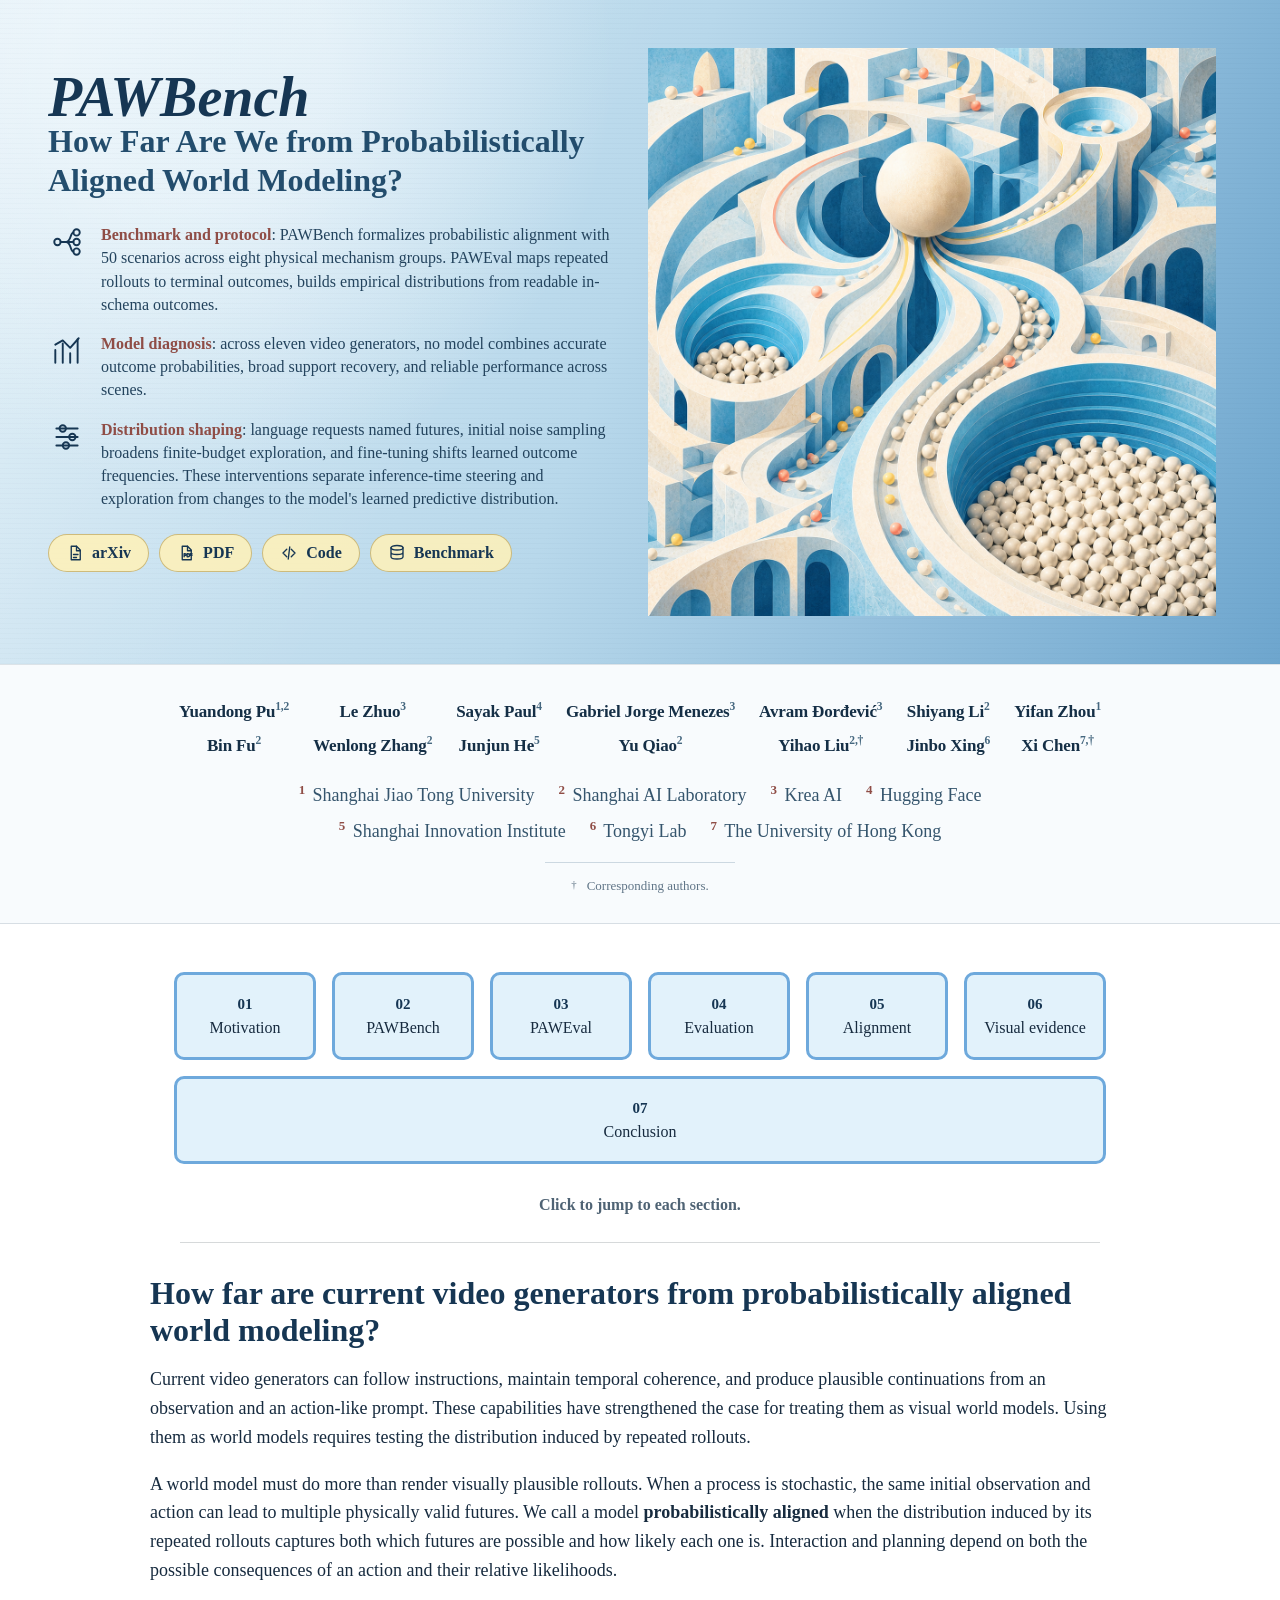
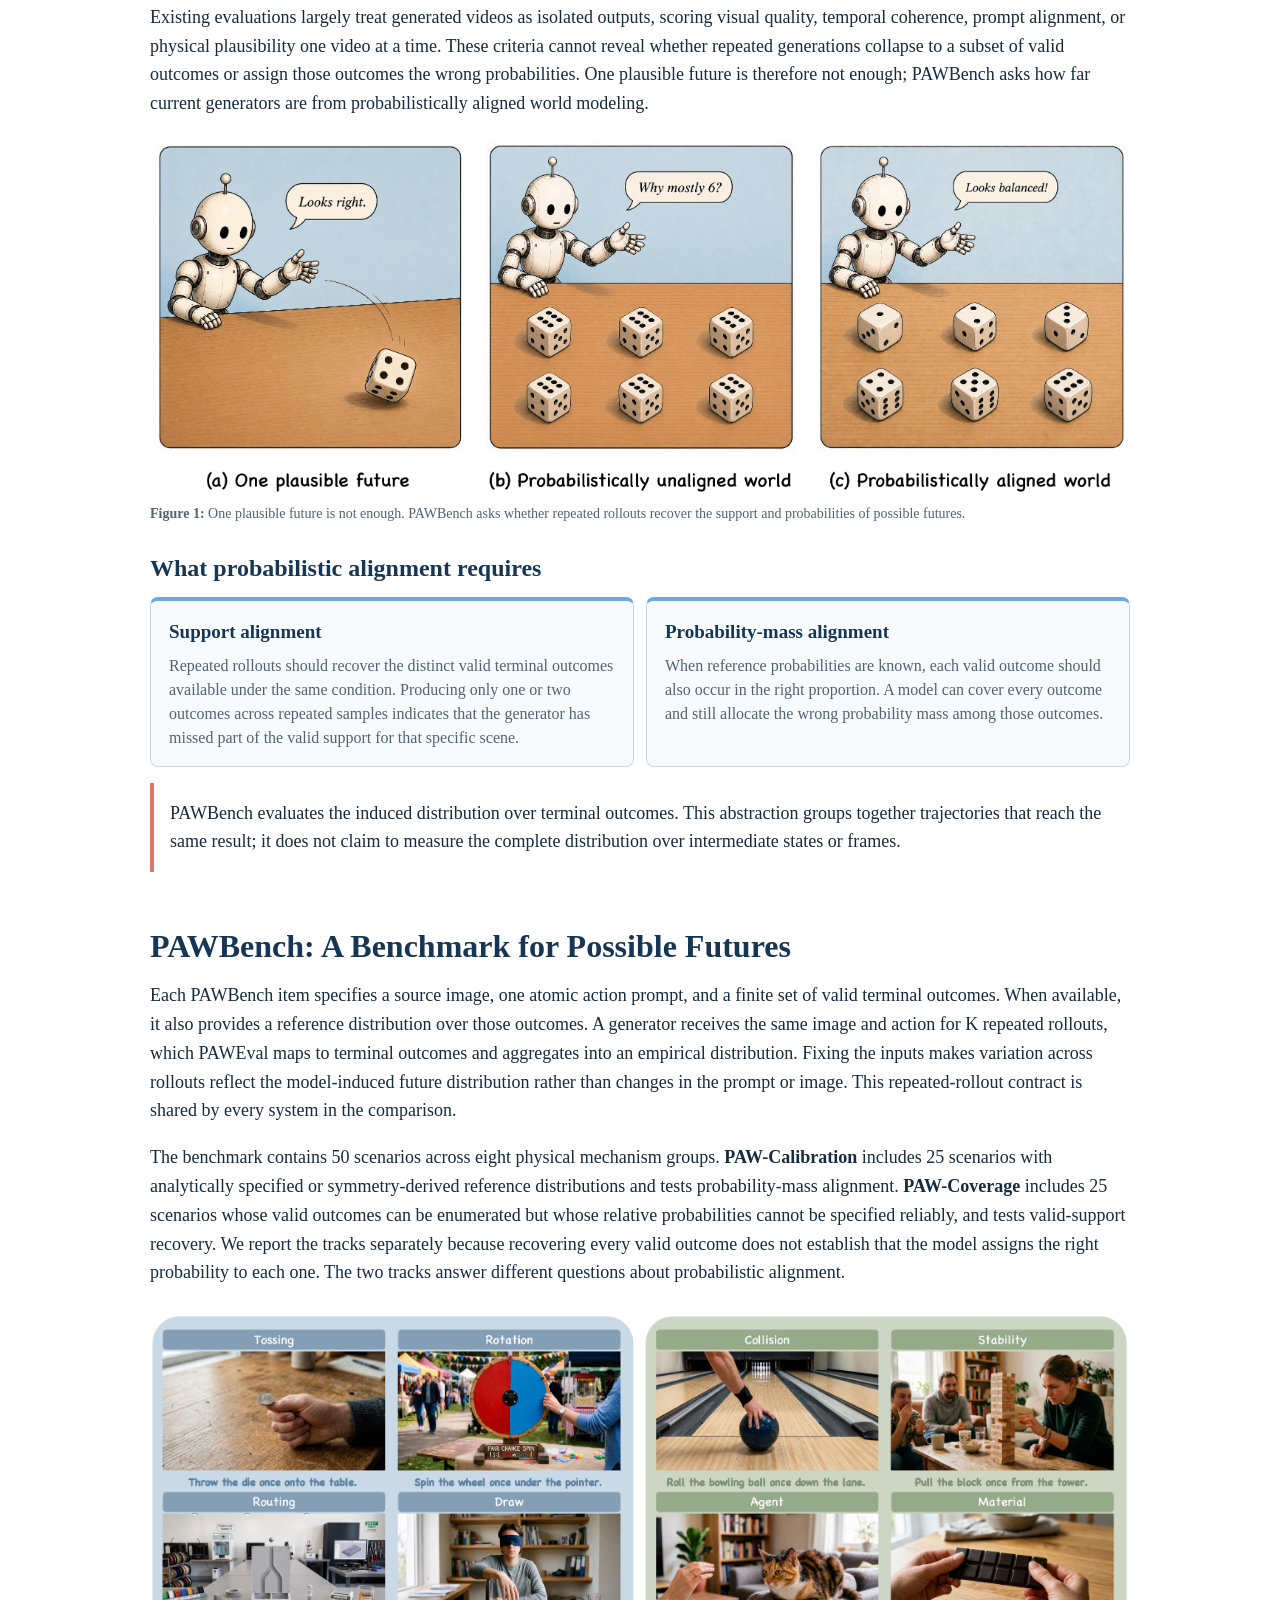
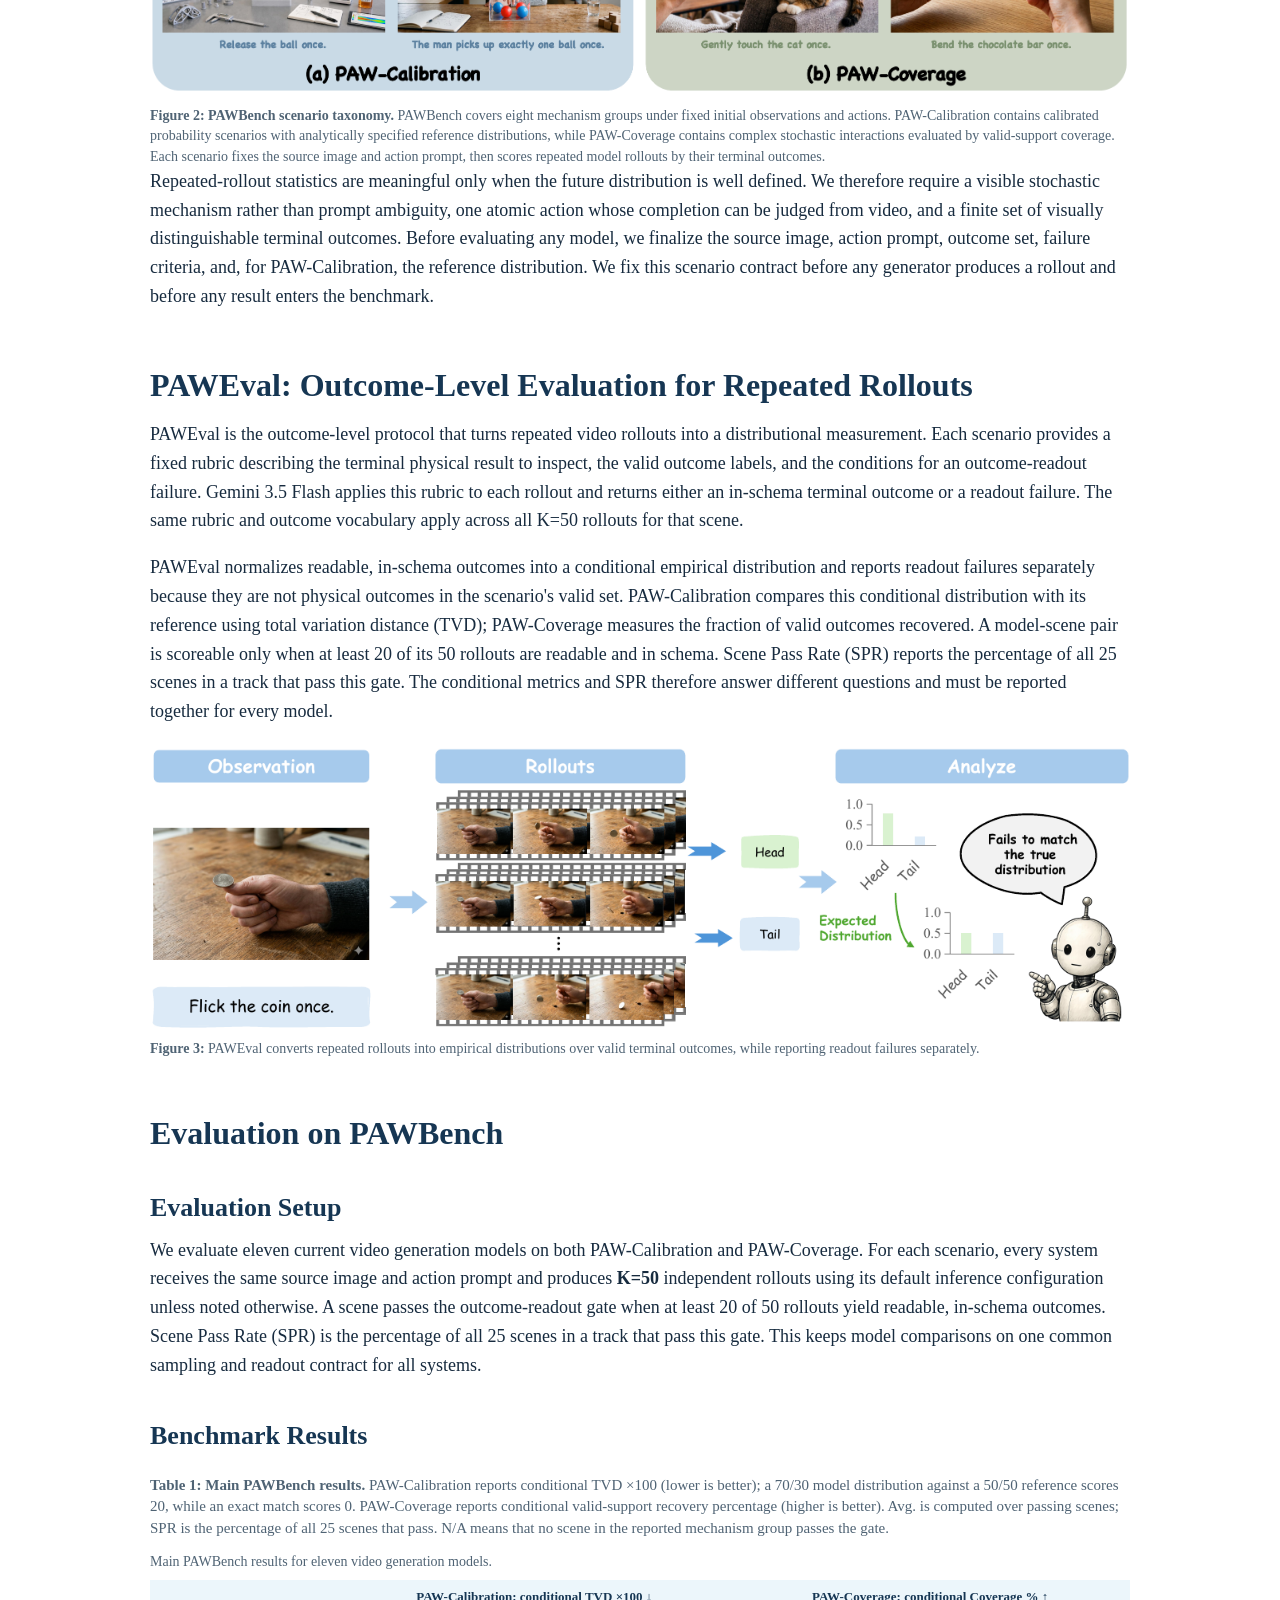
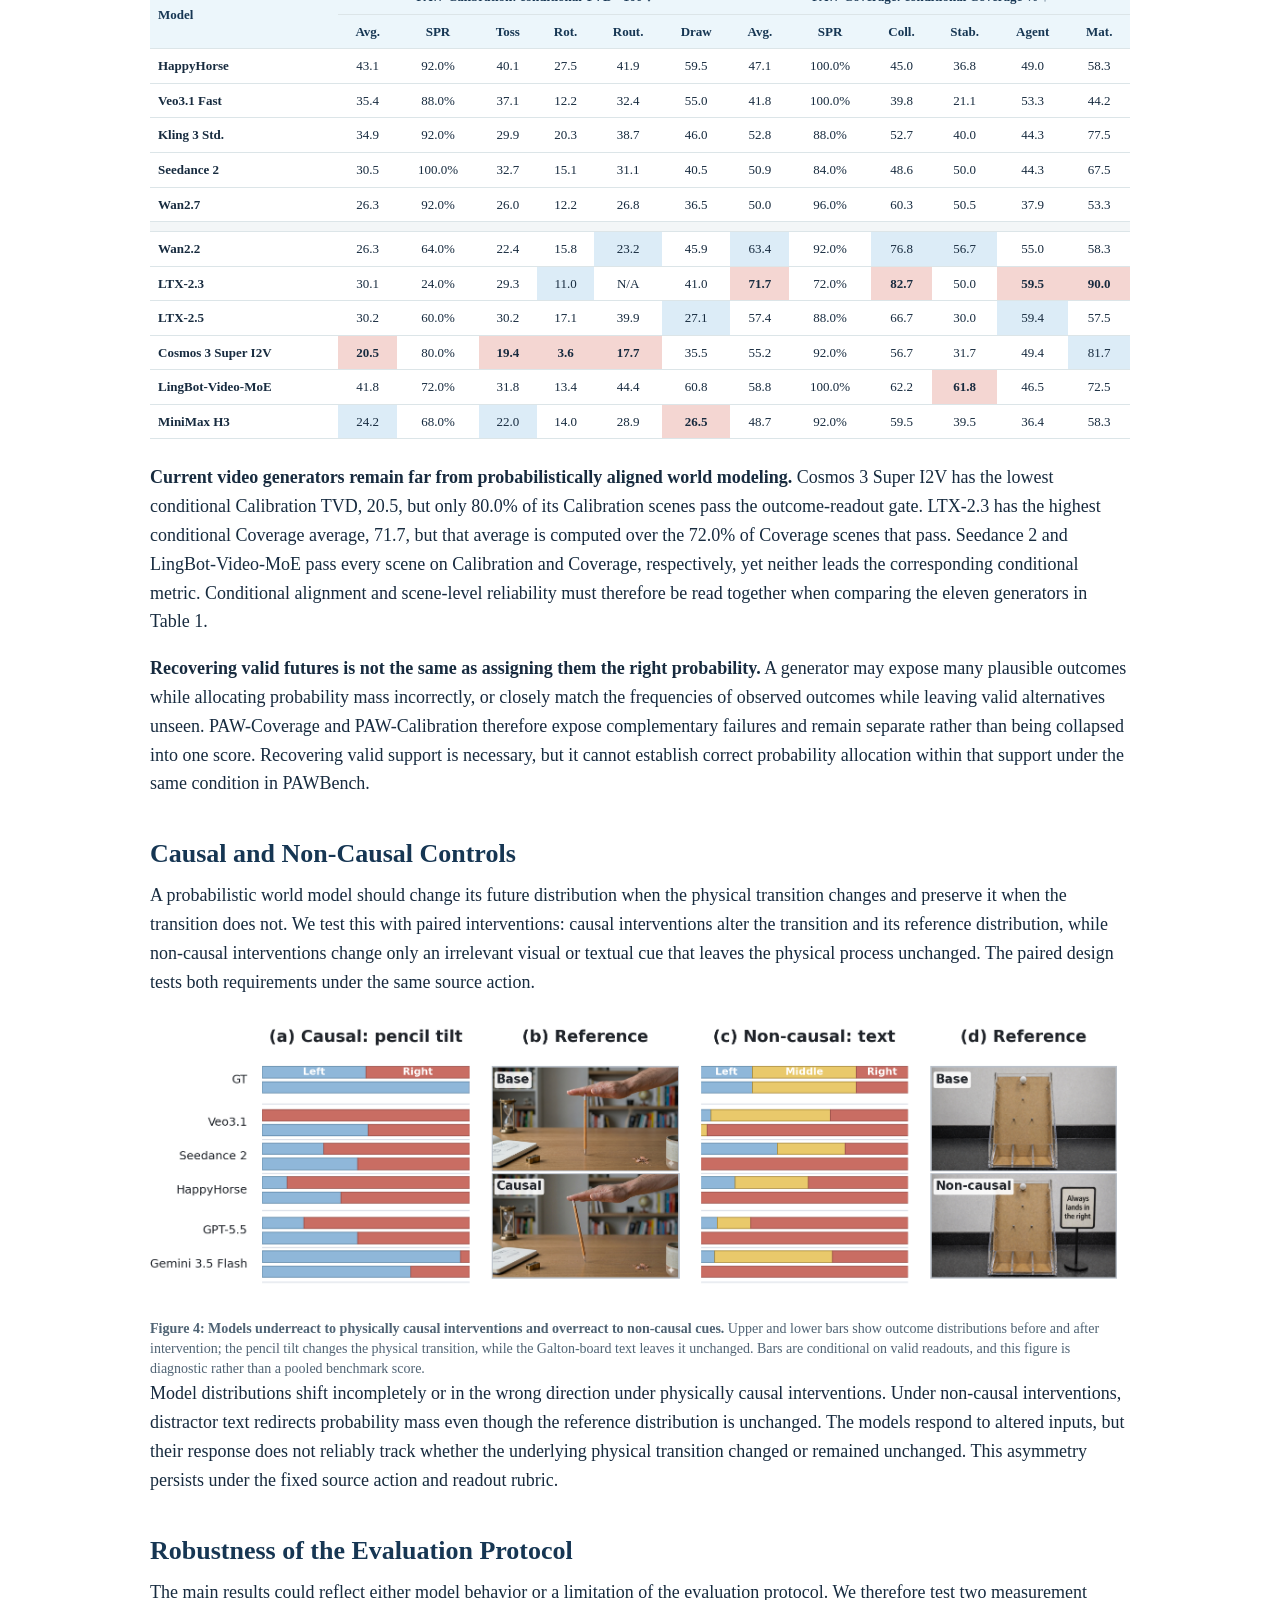
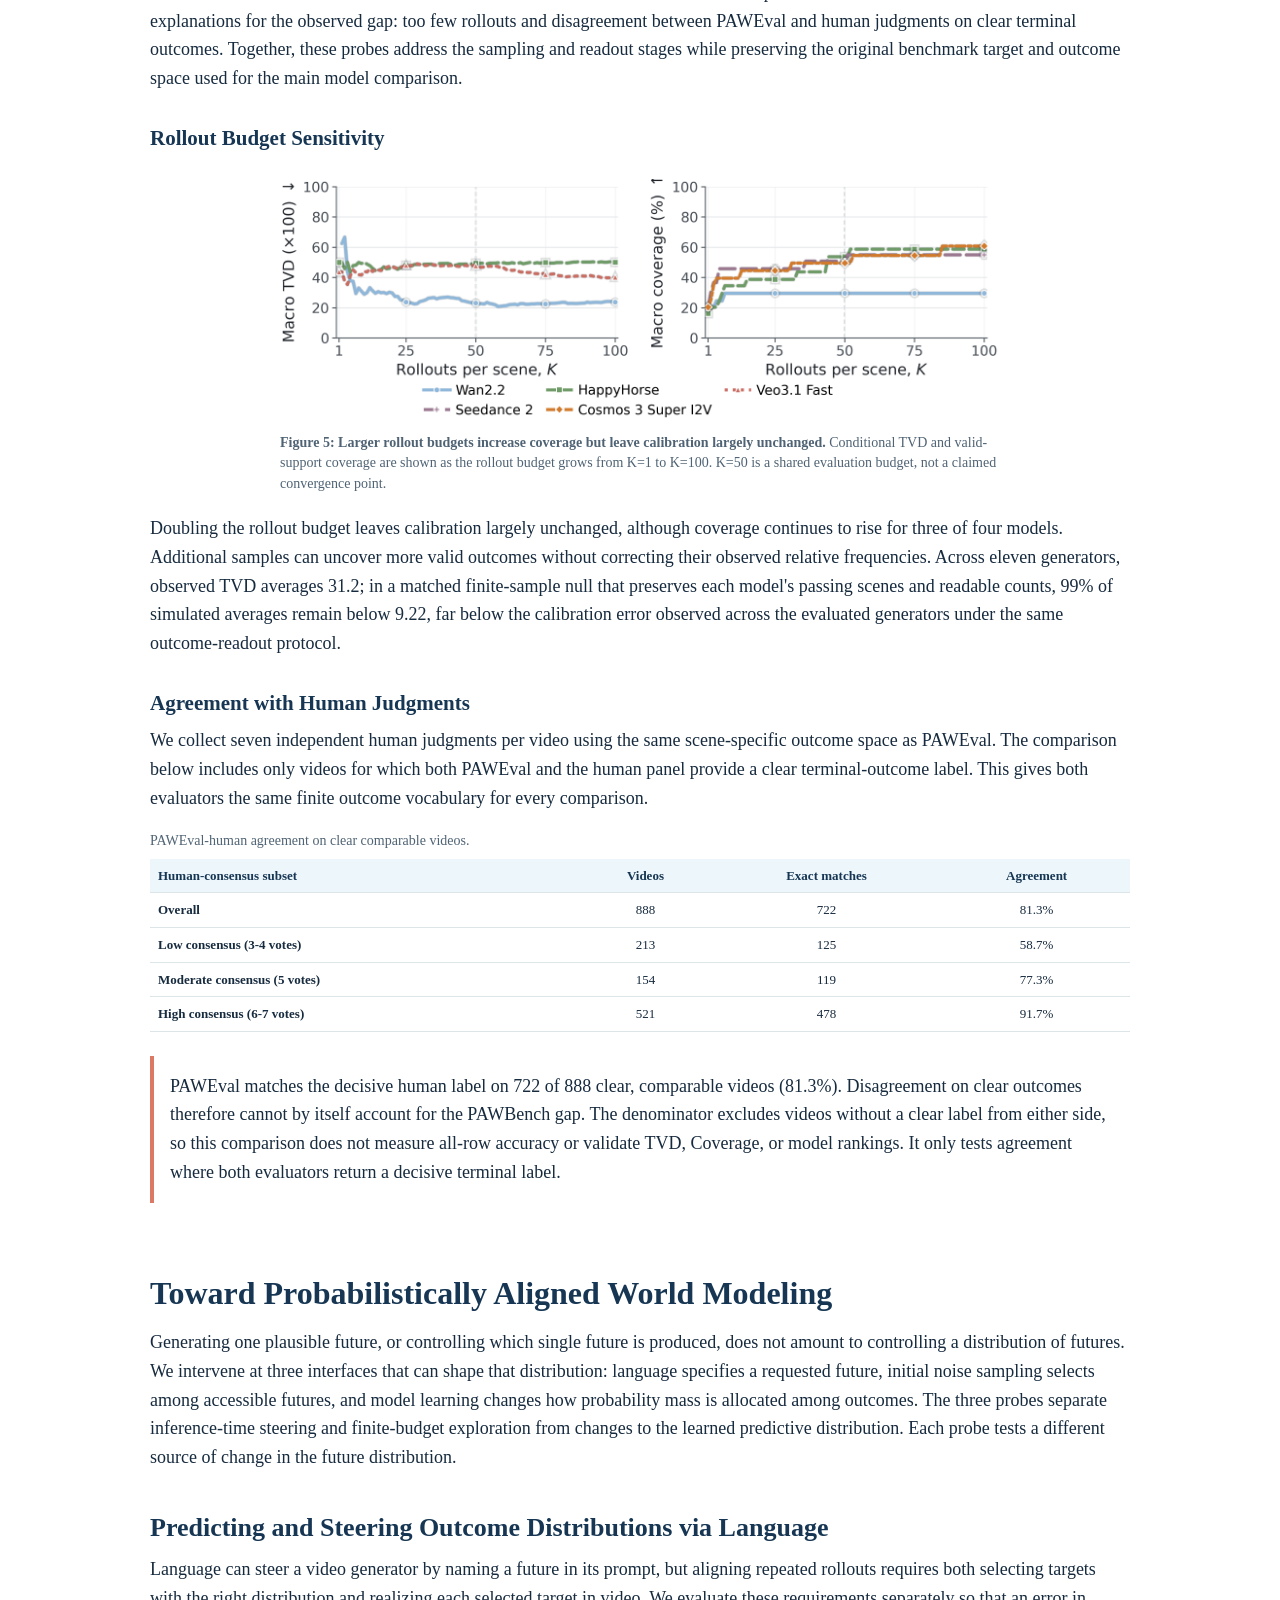
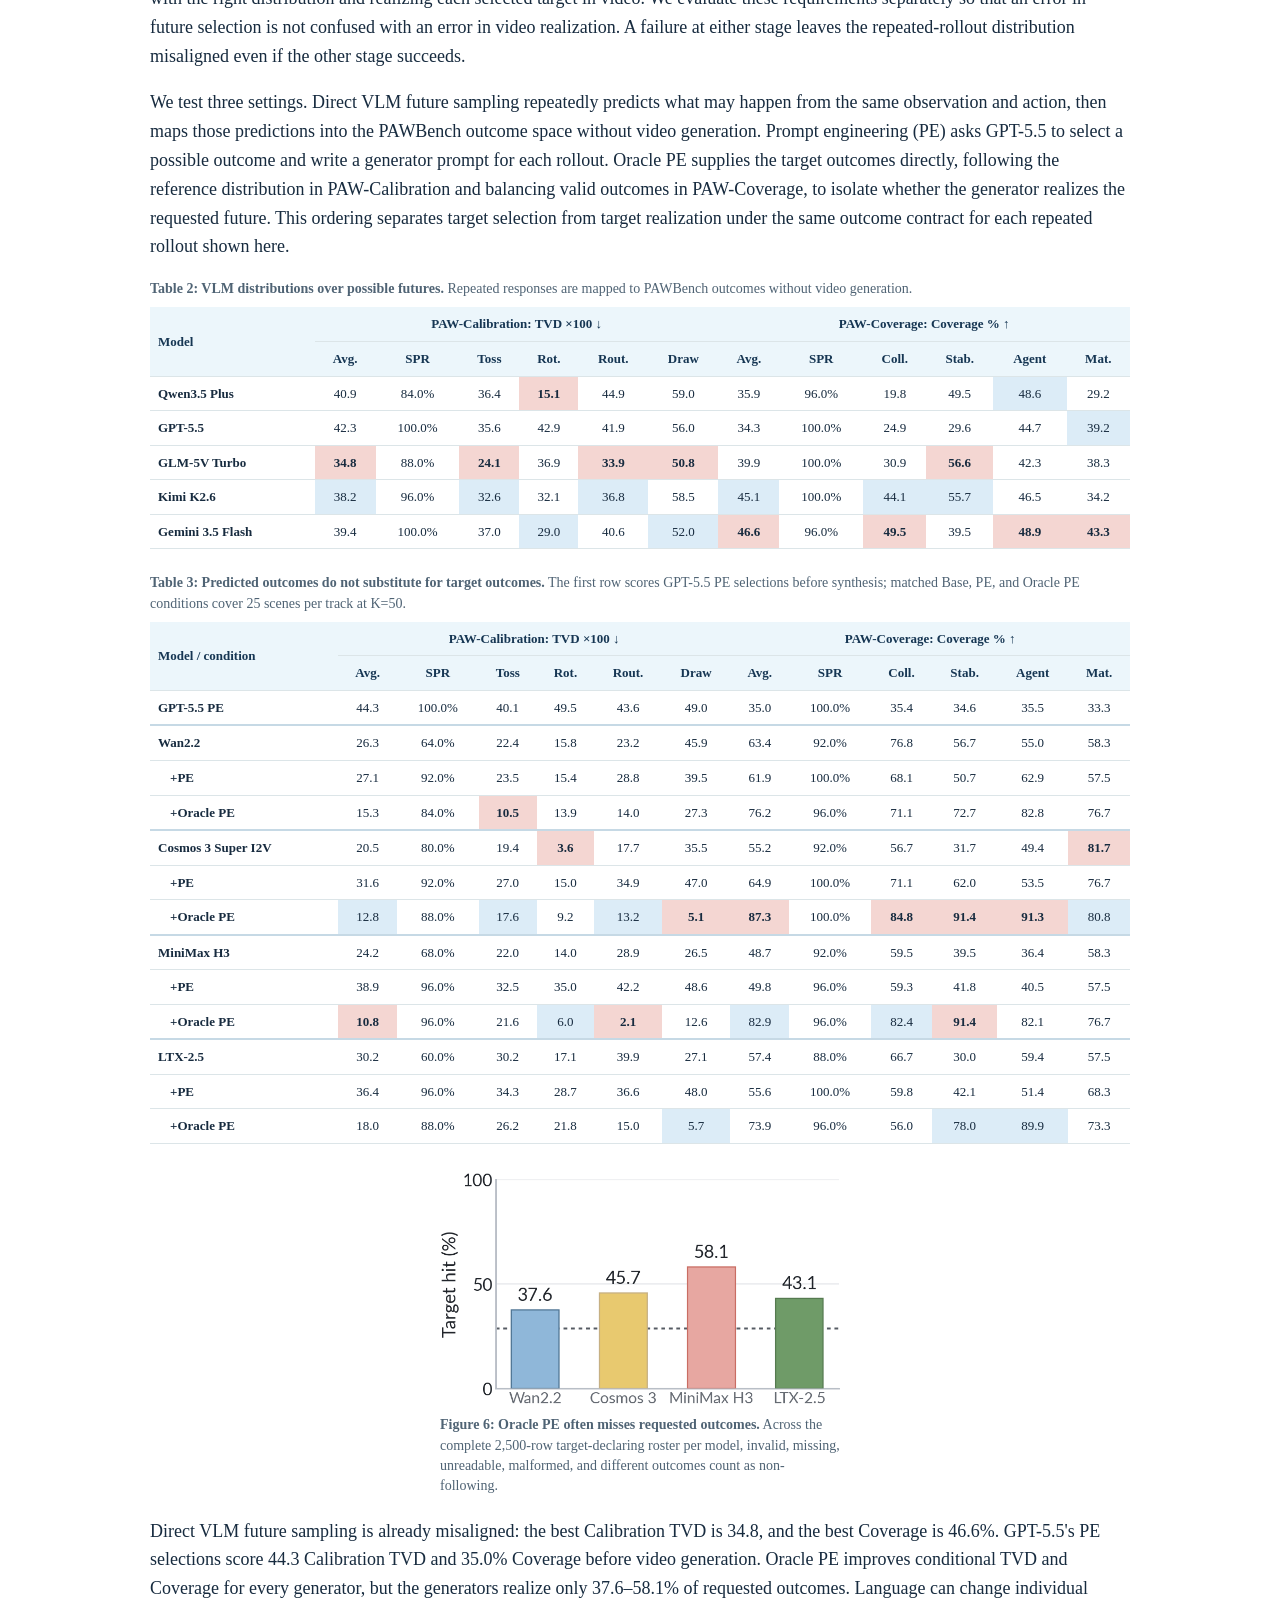
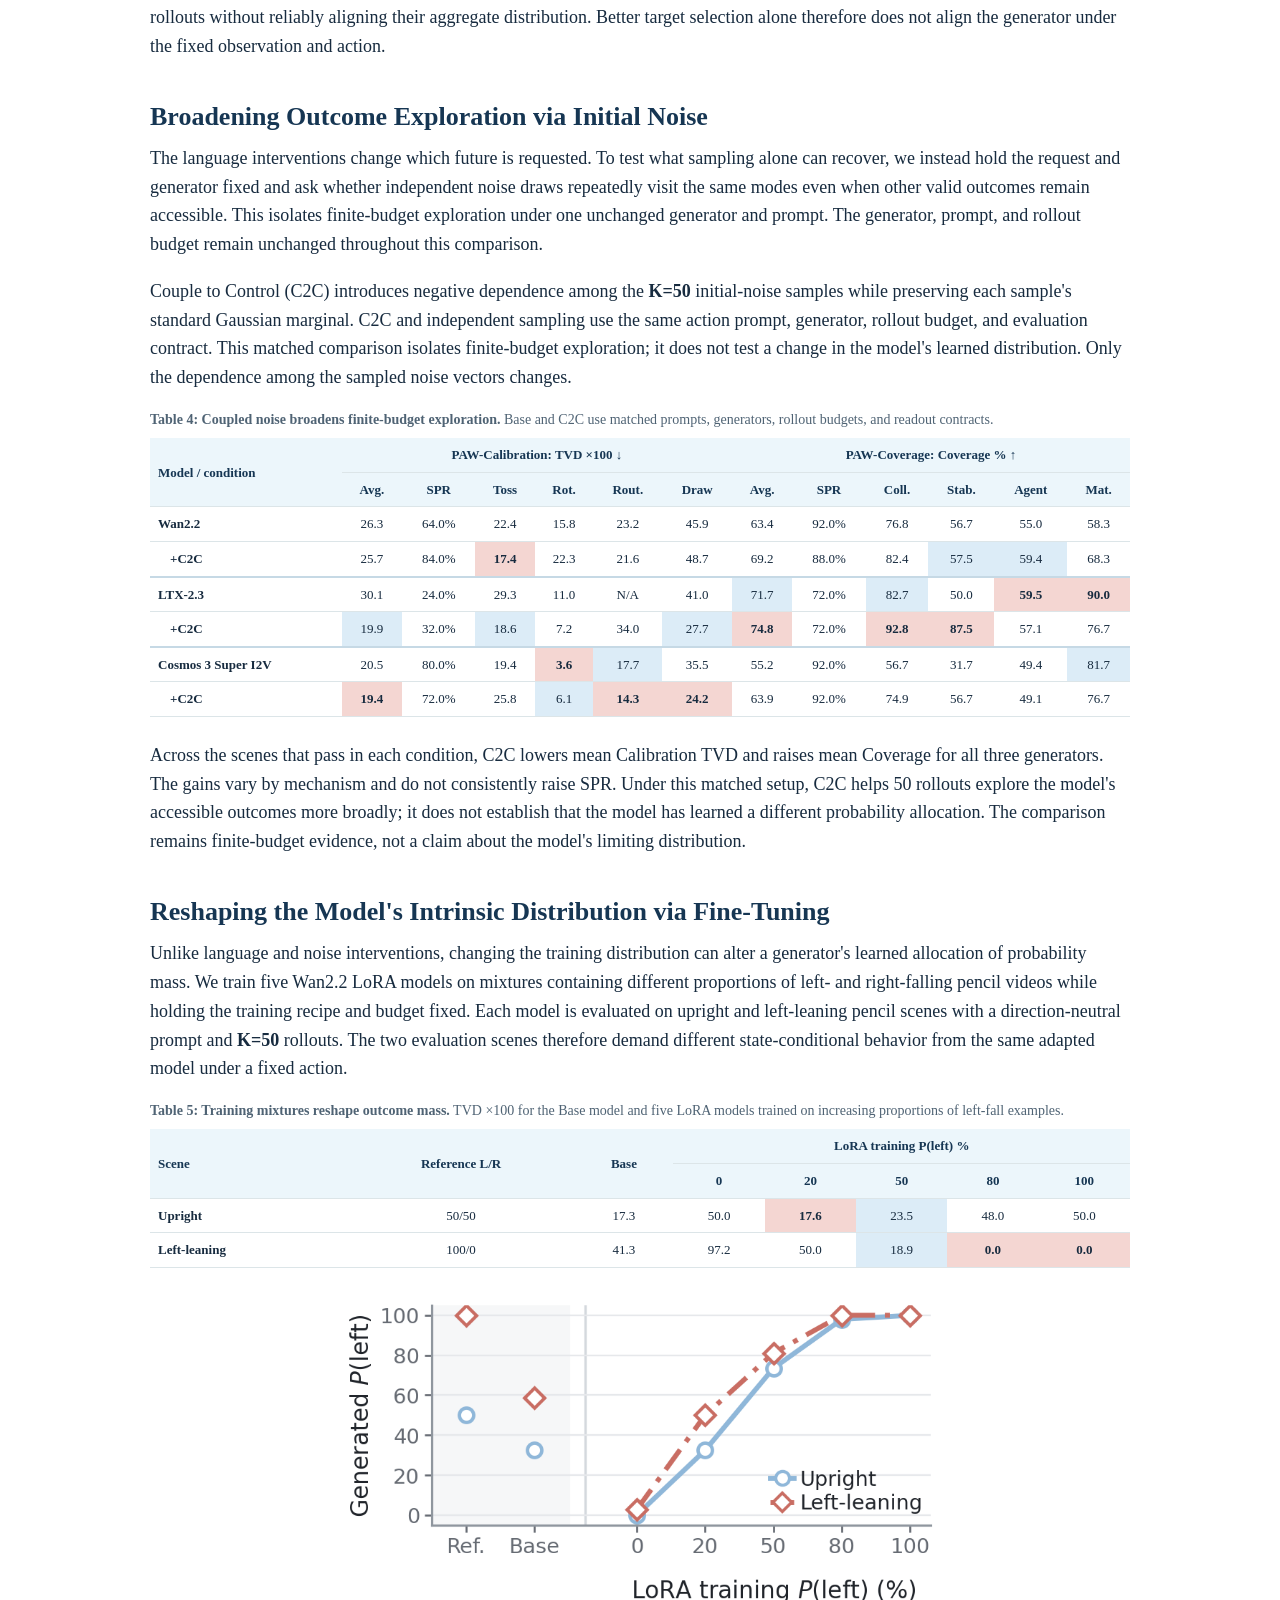
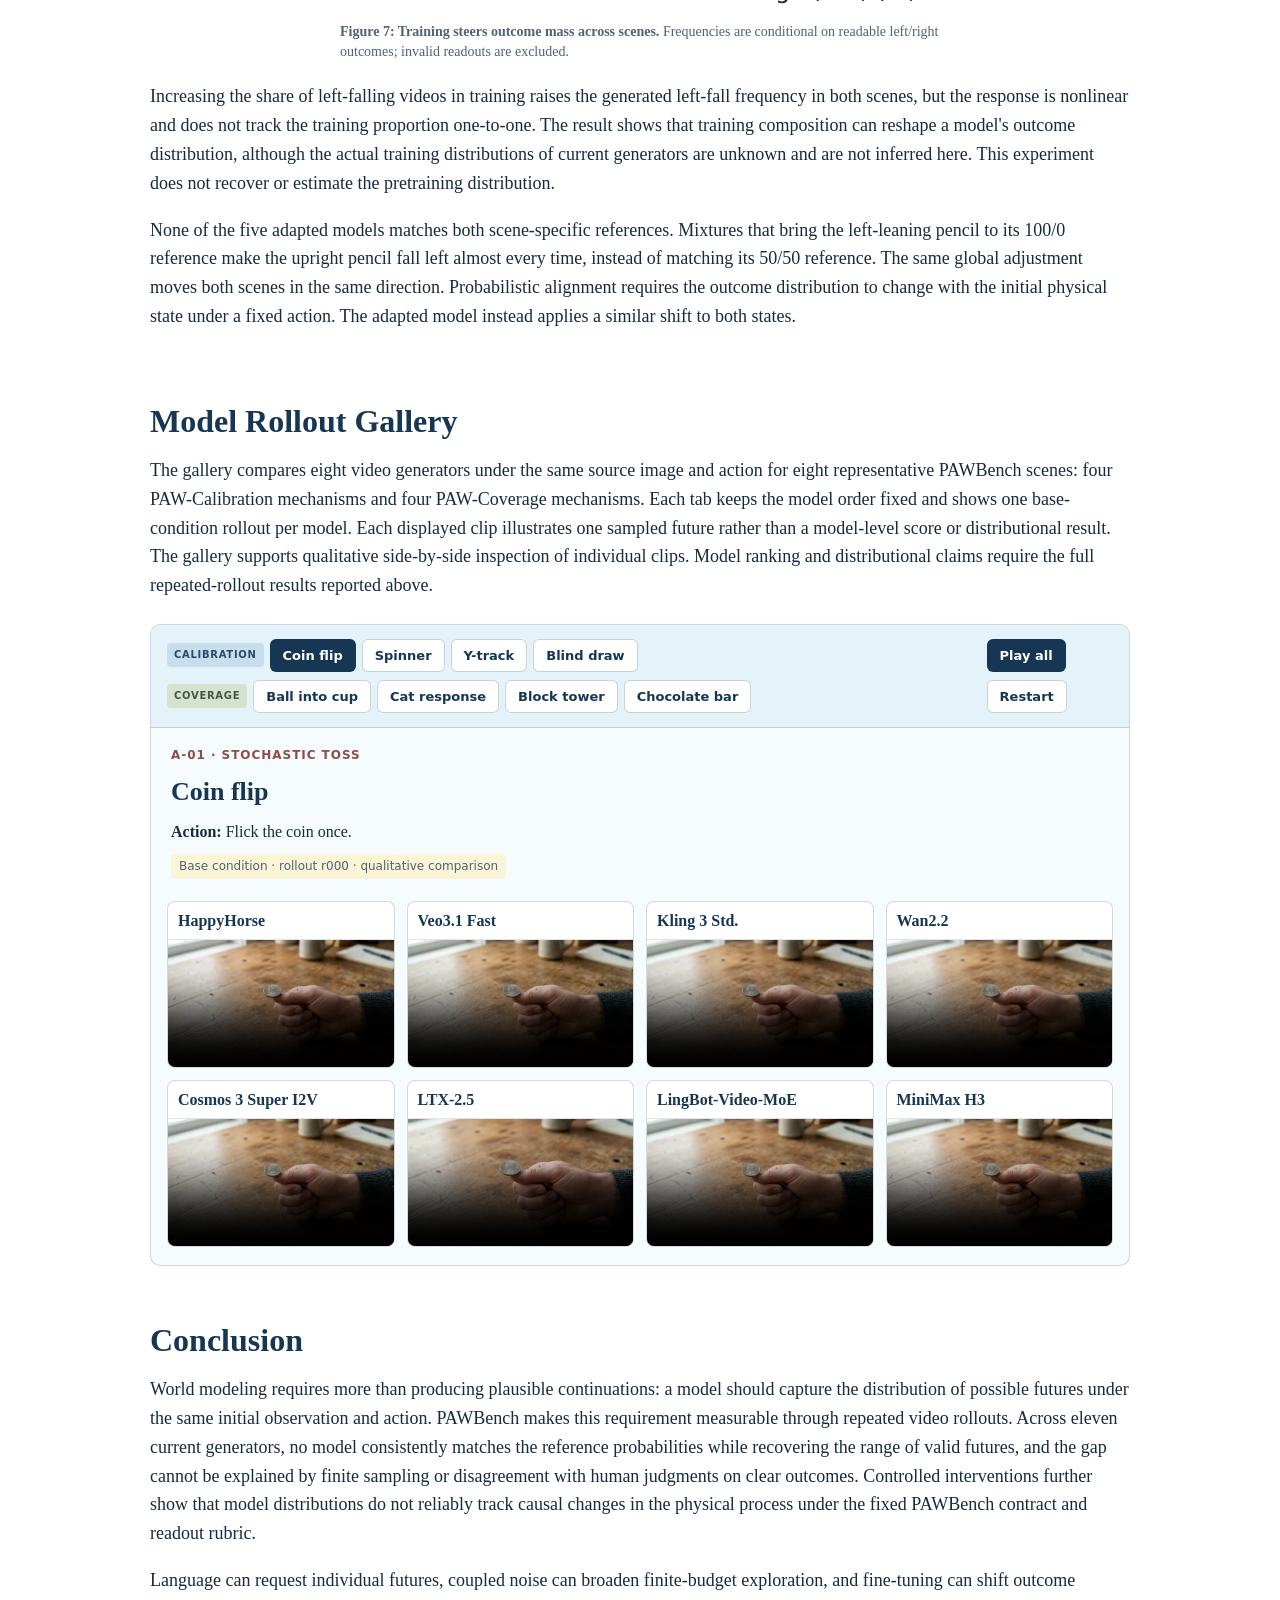
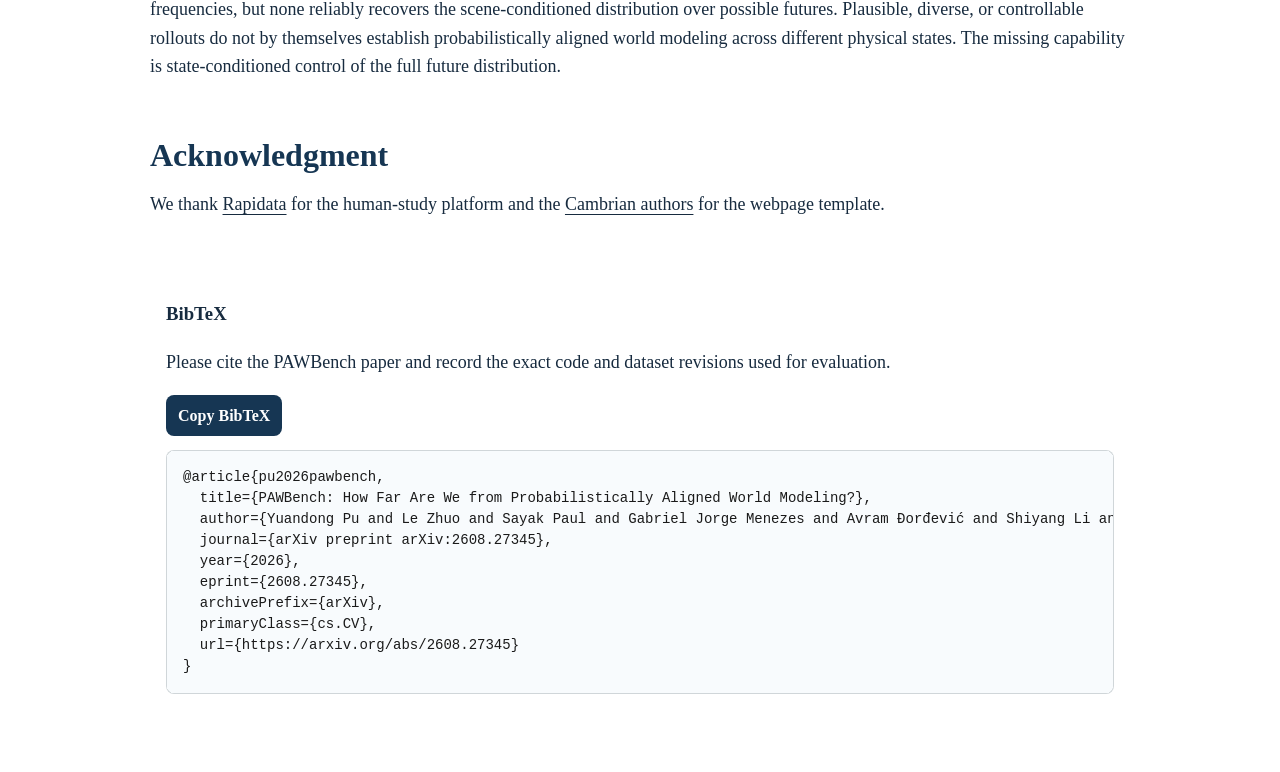
<file: index.html>
<!doctype html>
<html lang="en">
  <head>
    <meta charset="utf-8">
    <meta name="viewport" content="width=device-width, initial-scale=1">
    <meta name="description" content="PAWBench evaluates whether video generators recover the distribution of possible physical futures under the same initial observation and action.">
    <meta name="theme-color" content="#9fc8e2">
    <link rel="canonical" href="https://pawbench.github.io/">

    <meta property="og:type" content="website">
    <meta property="og:site_name" content="PAWBench">
    <meta property="og:title" content="PAWBench: How Far Are We from Probabilistically Aligned World Modeling?">
    <meta property="og:description" content="A diagnostic benchmark for evaluating video generators as stochastic samplers of world dynamics.">
    <meta property="og:url" content="https://pawbench.github.io/">
    <meta property="og:image" content="https://pawbench.github.io/static/img/hero-teaser-spring.png">
    <meta property="og:image:alt" content="PAWBench teaser illustrating branching possible futures under the same state and action.">
    <meta name="twitter:card" content="summary_large_image">
    <meta name="twitter:title" content="PAWBench: How Far Are We from Probabilistically Aligned World Modeling?">
    <meta name="twitter:description" content="A diagnostic benchmark for evaluating video generators as stochastic samplers of world dynamics.">
    <meta name="twitter:url" content="https://pawbench.github.io/">
    <meta name="twitter:image" content="https://pawbench.github.io/static/img/hero-teaser-spring.png">

    <title>PAWBench: How Far Are We from Probabilistically Aligned World Modeling?</title>
    <link rel="stylesheet" href="static/css/style.css">
    <script src="static/js/main.js" defer></script>
  </head>
  <body>
    <a class="skip-link" href="#article">Skip to main content</a>

    <nav class="nav-bar" id="nav-bar" aria-label="Floating page navigation">
      <a class="nav-link" href="#motivation">Motivation</a>
      <a class="nav-link" href="#benchmark">PAWBench</a>
      <a class="nav-link" href="#paweval">PAWEval</a>
      <a class="nav-link" href="#experiments">Evaluation</a>
      <a class="nav-link" href="#alignment-interventions">Alignment</a>
      <a class="nav-link" href="#visual-evidence">Visual evidence</a>
      <a class="nav-link" href="#conclusion">Conclusion</a>
    </nav>

    <div class="header-wrapper">
      <div class="header-container" id="header-container">
        <div class="header-content">
          <h1><i>PAWBench</i></h1>
          <h2>How Far Are We from Probabilistically Aligned World Modeling?</h2>

          <div class="icon-container">
            <div class="icon-item">
              <span class="icon-mark" aria-hidden="true">
                <svg viewBox="0 0 32 32" focusable="false">
                  <circle cx="7" cy="16" r="3"></circle>
                  <circle cx="25" cy="7" r="3"></circle>
                  <circle cx="25" cy="16" r="3"></circle>
                  <circle cx="25" cy="25" r="3"></circle>
                  <path d="M10 16h5m0 0c5 0 4-9 7-9m-7 9h7m-7 0c5 0 4 9 7 9"></path>
                </svg>
              </span>
              <div><strong>Benchmark and protocol</strong>: PAWBench formalizes probabilistic alignment with 50 scenarios across eight physical mechanism groups. PAWEval maps repeated rollouts to terminal outcomes, builds empirical distributions from readable in-schema outcomes.</div>
            </div>
            <div class="icon-item">
              <span class="icon-mark" aria-hidden="true">
                <svg viewBox="0 0 32 32" focusable="false">
                  <path d="M5 27V15m7 12V9m7 18V18m7 9V5"></path>
                  <path d="m5 10 7-4 7 7 8-9"></path>
                </svg>
              </span>
              <div><strong>Model diagnosis</strong>: across eleven video generators, no model combines accurate outcome probabilities, broad support recovery, and reliable performance across scenes.</div>
            </div>
            <div class="icon-item">
              <span class="icon-mark" aria-hidden="true">
                <svg viewBox="0 0 32 32" focusable="false">
                  <path d="M6 8h20M6 16h20M6 24h20"></path>
                  <circle cx="12" cy="8" r="3"></circle>
                  <circle cx="21" cy="16" r="3"></circle>
                  <circle cx="15" cy="24" r="3"></circle>
                </svg>
              </span>
              <div><strong>Distribution shaping</strong>: language requests named futures, initial noise sampling broadens finite-budget exploration, and fine-tuning shifts learned outcome frequencies. These interventions separate inference-time steering and exploration from changes to the model's learned predictive distribution.</div>
            </div>
          </div>

          <div class="button-container" role="group" aria-label="Project resources">
            <a class="button" href="https://arxiv.org/abs/2608.27345" target="_blank" rel="noopener noreferrer">
              <svg viewBox="0 0 24 24" aria-hidden="true"><path d="M7 3h7l5 5v13H7z"></path><path d="M14 3v6h5M10 14h6m-6 4h4"></path></svg>
              <span>arXiv</span>
            </a>
            <a class="button" href="https://arxiv.org/pdf/2608.27345" target="_blank" rel="noopener noreferrer">
              <svg viewBox="0 0 24 24" aria-hidden="true"><path d="M7 3h7l5 5v13H7z"></path><path d="M14 3v6h5M9.5 17v-4h1.25a1.25 1.25 0 0 1 0 2.5H9.5m4-2.5v4m0-4h1.25a2 2 0 0 1 0 4H13.5m4-4h2.5m-2.5 2H20"></path></svg>
              <span>PDF</span>
            </a>
            <a class="button" href="https://github.com/Andrew0613/PAWBench" target="_blank" rel="noopener noreferrer">
              <svg viewBox="0 0 24 24" aria-hidden="true"><path d="m9 7-5 5 5 5m6-10 5 5-5 5m-2-13-2 16"></path></svg>
              <span>Code</span>
            </a>
            <a class="button" href="https://huggingface.co/datasets/Andrew613/PAWBench" target="_blank" rel="noopener noreferrer">
              <svg viewBox="0 0 24 24" aria-hidden="true"><ellipse cx="12" cy="5" rx="8" ry="3"></ellipse><path d="M4 5v6c0 1.7 3.6 3 8 3s8-1.3 8-3V5m-16 6v6c0 1.7 3.6 3 8 3s8-1.3 8-3v-6"></path></svg>
              <span>Benchmark</span>
            </a>
          </div>
        </div>
        <div class="header-image">
          <img draggable="false" src="static/img/hero-teaser-spring.png" width="1254" height="1254" alt="PAWBench spring-themed teaser visualizing one starting state branching into multiple possible physical futures." class="teaser-image">
        </div>
      </div>
    </div>

    <main id="article" tabindex="-1">
      <section class="byline" aria-labelledby="authors-heading">
        <div class="byline-container">
          <h2 class="visually-hidden" id="authors-heading">Authors and affiliations</h2>
          <p class="author-list">
            <span class="author-link">Yuandong Pu<sup>1,2</sup></span>
            <span class="author-link">Le Zhuo<sup>3</sup></span>
            <span class="author-link">Sayak Paul<sup>4</sup></span>
            <span class="author-link">Gabriel Jorge Menezes<sup>3</sup></span>
            <span class="author-link">Avram Đorđević<sup>3</sup></span>
            <span class="author-link">Shiyang Li<sup>2</sup></span>
            <span class="author-link">Yifan Zhou<sup>1</sup></span>
            <span class="author-link">Bin Fu<sup>2</sup></span>
            <span class="author-link">Wenlong Zhang<sup>2</sup></span>
            <span class="author-link">Junjun He<sup>5</sup></span>
            <span class="author-link">Yu Qiao<sup>2</sup></span>
            <span class="author-link">Yihao Liu<sup>2,†</sup></span>
            <span class="author-link">Jinbo Xing<sup>6</sup></span>
            <span class="author-link">Xi Chen<sup>7,†</sup></span>
          </p>
          <p class="text affiliation-list">
            <span><sup>1</sup> Shanghai Jiao Tong University</span>
            <span><sup>2</sup> Shanghai AI Laboratory</span>
            <span><sup>3</sup> Krea AI</span>
            <span><sup>4</sup> Hugging Face</span>
            <span><sup>5</sup> Shanghai Innovation Institute</span>
            <span><sup>6</sup> Tongyi Lab</span>
            <span><sup>7</sup> The University of Hong Kong</span>
          </p>
          <p class="author-note">
            <sup>†</sup> Corresponding authors.
          </p>
        </div>
      </section>

      <nav class="icon-row" aria-label="Section jumps">
        <a href="#motivation" class="icon-link"><span class="icon">01</span> Motivation</a>
        <a href="#benchmark" class="icon-link"><span class="icon">02</span> PAWBench</a>
        <a href="#paweval" class="icon-link"><span class="icon">03</span> PAWEval</a>
        <a href="#experiments" class="icon-link"><span class="icon">04</span> Evaluation</a>
        <a href="#alignment-interventions" class="icon-link"><span class="icon">05</span> Alignment</a>
        <a href="#visual-evidence" class="icon-link"><span class="icon">06</span> Visual evidence</a>
        <a href="#conclusion" class="icon-link"><span class="icon">07</span> Conclusion</a>
      </nav>

      <p class="click-hint"><strong>Click to jump to each section.</strong></p>

      <hr>

      <section id="motivation" class="sub-section">
        <h1 class="text">How far are current video generators from probabilistically aligned world modeling?</h1>
        <p class="text">
          Current video generators can follow instructions, maintain temporal coherence, and produce plausible continuations from an observation and an action-like prompt. These capabilities have strengthened the case for treating them as visual world models. Using them as world models requires testing the distribution induced by repeated rollouts.
        </p>
        <p class="text">
          A world model must do more than render visually plausible rollouts. When a process is stochastic, the same initial observation and action can lead to multiple physically valid futures. We call a model <strong>probabilistically aligned</strong> when the distribution induced by its repeated rollouts captures both which futures are possible and how likely each one is. Interaction and planning depend on both the possible consequences of an action and their relative likelihoods.
        </p>
        <p class="text">
          Existing evaluations largely treat generated videos as isolated outputs, scoring visual quality, temporal coherence, prompt alignment, or physical plausibility one video at a time. These criteria cannot reveal whether repeated generations collapse to a subset of valid outcomes or assign those outcomes the wrong probabilities. One plausible future is therefore not enough; PAWBench asks how far current generators are from probabilistically aligned world modeling.
        </p>
        <figure>
          <button class="figure-button" type="button" data-zoom-src="static/img/one_plausible_future.png" data-zoom-caption="A single plausible rollout can hide probability-mass errors and missing valid futures." aria-label="Enlarge one plausible future figure">
            <img data-zoomable draggable="false" src="static/img/one_plausible_future.png" width="2653" height="975" alt="A paper figure explaining why one plausible future is only one sample from a wider outcome distribution." loading="lazy">
          </button>
          <figcaption>
            <strong>Figure 1:</strong> One plausible future is not enough. PAWBench asks whether repeated rollouts recover the support and probabilities of possible futures.
          </figcaption>
        </figure>

        <h2 class="section-subtitle">What probabilistic alignment requires</h2>
        <div class="alignment-levels">
          <article>
            <h3>Support alignment</h3>
            <p>Repeated rollouts should recover the distinct valid terminal outcomes available under the same condition. Producing only one or two outcomes across repeated samples indicates that the generator has missed part of the valid support for that specific scene.</p>
          </article>
          <article>
            <h3>Probability-mass alignment</h3>
            <p>When reference probabilities are known, each valid outcome should also occur in the right proportion. A model can cover every outcome and still allocate the wrong probability mass among those outcomes.</p>
          </article>
        </div>
        <p class="text evidence-note">
          PAWBench evaluates the induced distribution over terminal outcomes. This abstraction groups together trajectories that reach the same result; it does not claim to measure the complete distribution over intermediate states or frames.
        </p>
      </section>

      <section id="benchmark" class="sub-section">
        <h1 class="text">PAWBench: A Benchmark for Possible Futures</h1>
        <p class="text">
          Each PAWBench item specifies a source image, one atomic action prompt, and a finite set of valid terminal outcomes. When available, it also provides a reference distribution over those outcomes. A generator receives the same image and action for K repeated rollouts, which PAWEval maps to terminal outcomes and aggregates into an empirical distribution. Fixing the inputs makes variation across rollouts reflect the model-induced future distribution rather than changes in the prompt or image. This repeated-rollout contract is shared by every system in the comparison.
        </p>
        <p class="text">
          The benchmark contains 50 scenarios across eight physical mechanism groups. <strong>PAW-Calibration</strong> includes 25 scenarios with analytically specified or symmetry-derived reference distributions and tests probability-mass alignment. <strong>PAW-Coverage</strong> includes 25 scenarios whose valid outcomes can be enumerated but whose relative probabilities cannot be specified reliably, and tests valid-support recovery. We report the tracks separately because recovering every valid outcome does not establish that the model assigns the right probability to each one. The two tracks answer different questions about probabilistic alignment.
        </p>

        <figure class="benchmark-taxonomy-figure">
          <button class="figure-button" type="button" data-zoom-src="static/img/scenario_taxonomy.png" data-zoom-caption="PAWBench Figure 2: eight mechanism groups organized into PAW-Calibration and PAW-Coverage." aria-label="Enlarge PAWBench scenario taxonomy">
            <img data-zoomable draggable="false" src="static/img/scenario_taxonomy.png" width="2357" height="930" alt="PAWBench scenario taxonomy showing four PAW-Calibration mechanism groups and four PAW-Coverage mechanism groups with representative source images and action prompts." loading="lazy">
          </button>
          <figcaption>
            <strong>Figure 2: PAWBench scenario taxonomy.</strong> PAWBench covers eight mechanism groups under fixed initial observations and actions. PAW-Calibration contains calibrated probability scenarios with analytically specified reference distributions, while PAW-Coverage contains complex stochastic interactions evaluated by valid-support coverage. Each scenario fixes the source image and action prompt, then scores repeated model rollouts by their terminal outcomes.
          </figcaption>
        </figure>
        <p class="text">
          Repeated-rollout statistics are meaningful only when the future distribution is well defined. We therefore require a visible stochastic mechanism rather than prompt ambiguity, one atomic action whose completion can be judged from video, and a finite set of visually distinguishable terminal outcomes. Before evaluating any model, we finalize the source image, action prompt, outcome set, failure criteria, and, for PAW-Calibration, the reference distribution. We fix this scenario contract before any generator produces a rollout and before any result enters the benchmark.
        </p>
      </section>

      <section id="paweval" class="sub-section">
        <h1 class="text">PAWEval: Outcome-Level Evaluation for Repeated Rollouts</h1>
        <p class="text">
          PAWEval is the outcome-level protocol that turns repeated video rollouts into a distributional measurement. Each scenario provides a fixed rubric describing the terminal physical result to inspect, the valid outcome labels, and the conditions for an outcome-readout failure. Gemini 3.5 Flash applies this rubric to each rollout and returns either an in-schema terminal outcome or a readout failure. The same rubric and outcome vocabulary apply across all K=50 rollouts for that scene.
        </p>
        <p class="text">
          PAWEval normalizes readable, in-schema outcomes into a conditional empirical distribution and reports readout failures separately because they are not physical outcomes in the scenario's valid set. PAW-Calibration compares this conditional distribution with its reference using total variation distance (TVD); PAW-Coverage measures the fraction of valid outcomes recovered. A model-scene pair is scoreable only when at least 20 of its 50 rollouts are readable and in schema. Scene Pass Rate (SPR) reports the percentage of all 25 scenes in a track that pass this gate. The conditional metrics and SPR therefore answer different questions and must be reported together for every model.
        </p>
        <figure>
          <button class="figure-button" type="button" data-zoom-src="static/img/paweval_overview.png" data-zoom-caption="PAWEval maps K repeated rollouts under the same state and action into outcome distributions." aria-label="Enlarge PAWEval overview">
            <img data-zoomable draggable="false" src="static/img/paweval_overview.png" width="1229" height="360" alt="PAWEval paper figure showing repeated video rollouts, rubric-based outcome readout, and aggregation into a future distribution." loading="lazy">
          </button>
          <figcaption>
            <strong>Figure 3:</strong> PAWEval converts repeated rollouts into empirical distributions over valid terminal outcomes, while reporting readout failures separately.
          </figcaption>
        </figure>
      </section>

      <section id="experiments" class="sub-section paper-section">
        <h1 class="text">Evaluation on PAWBench</h1>

        <section class="paper-subsection" aria-labelledby="evaluation-setup-title">
          <h2 id="evaluation-setup-title">Evaluation Setup</h2>
          <p class="text">
            We evaluate eleven current video generation models on both PAW-Calibration and PAW-Coverage. For each scenario, every system receives the same source image and action prompt and produces <b>K=50</b> independent rollouts using its default inference configuration unless noted otherwise. A scene passes the outcome-readout gate when at least 20 of 50 rollouts yield readable, in-schema outcomes. Scene Pass Rate (SPR) is the percentage of all 25 scenes in a track that pass this gate. This keeps model comparisons on one common sampling and readout contract for all systems.
          </p>
        </section>

        <section class="paper-subsection" aria-labelledby="benchmark-results-title">
          <h2 id="benchmark-results-title">Benchmark Results</h2>
          <div class="table-intro" id="main-results-note">
            <p>
              <strong>Table 1: Main PAWBench results.</strong> PAW-Calibration reports conditional TVD ×100 (lower is better); a 70/30 model distribution against a 50/50 reference scores 20, while an exact match scores 0. PAW-Coverage reports conditional valid-support recovery percentage (higher is better). Avg. is computed over passing scenes; SPR is the percentage of all 25 scenes that pass. N/A means that no scene in the reported mechanism group passes the gate.
            </p>
            <p class="swipe-hint">Swipe horizontally to compare all metrics.</p>
          </div>

          <div class="table-container" role="region" aria-labelledby="main-results-caption" aria-describedby="main-results-note" tabindex="0">
            <table class="data-table">
              <caption id="main-results-caption">Main PAWBench results for eleven video generation models.</caption>
              <thead>
                <tr>
                  <th scope="col" rowspan="2">Model</th>
                  <th scope="colgroup" colspan="6" class="tb-hdr">PAW-Calibration: conditional TVD ×100 ↓</th>
                  <th scope="colgroup" colspan="6" class="tb-hdr">PAW-Coverage: conditional Coverage % ↑</th>
                </tr>
                <tr>
                  <th scope="col">Avg.</th><th scope="col">SPR</th><th scope="col">Toss</th><th scope="col">Rot.</th><th scope="col">Rout.</th><th scope="col">Draw</th>
                  <th scope="col">Avg.</th><th scope="col">SPR</th><th scope="col">Coll.</th><th scope="col">Stab.</th><th scope="col">Agent</th><th scope="col">Mat.</th>
                </tr>
              </thead>
              <tbody>
                <tr><th scope="row">HappyHorse</th><td>43.1</td><td>92.0%</td><td>40.1</td><td>27.5</td><td>41.9</td><td>59.5</td><td>47.1</td><td>100.0%</td><td>45.0</td><td>36.8</td><td>49.0</td><td>58.3</td></tr>
                <tr><th scope="row">Veo3.1 Fast</th><td>35.4</td><td>88.0%</td><td>37.1</td><td>12.2</td><td>32.4</td><td>55.0</td><td>41.8</td><td>100.0%</td><td>39.8</td><td>21.1</td><td>53.3</td><td>44.2</td></tr>
                <tr><th scope="row">Kling 3 Std.</th><td>34.9</td><td>92.0%</td><td>29.9</td><td>20.3</td><td>38.7</td><td>46.0</td><td>52.8</td><td>88.0%</td><td>52.7</td><td>40.0</td><td>44.3</td><td>77.5</td></tr>
                <tr><th scope="row">Seedance 2</th><td>30.5</td><td>100.0%</td><td>32.7</td><td>15.1</td><td>31.1</td><td>40.5</td><td>50.9</td><td>84.0%</td><td>48.6</td><td>50.0</td><td>44.3</td><td>67.5</td></tr>
                <tr><th scope="row">Wan2.7</th><td>26.3</td><td>92.0%</td><td>26.0</td><td>12.2</td><td>26.8</td><td>36.5</td><td>50.0</td><td>96.0%</td><td>60.3</td><td>50.5</td><td>37.9</td><td>53.3</td></tr>
                <tr class="table-divider"><td colspan="13"></td></tr>
                <tr><th scope="row">Wan2.2</th><td>26.3</td><td>64.0%</td><td>22.4</td><td>15.8</td><td class="cell-second">23.2</td><td>45.9</td><td class="cell-second">63.4</td><td>92.0%</td><td class="cell-second">76.8</td><td class="cell-second">56.7</td><td>55.0</td><td>58.3</td></tr>
                <tr><th scope="row">LTX-2.3</th><td>30.1</td><td>24.0%</td><td>29.3</td><td class="cell-second">11.0</td><td>N/A</td><td>41.0</td><td class="cell-best">71.7</td><td>72.0%</td><td class="cell-best">82.7</td><td>50.0</td><td class="cell-best">59.5</td><td class="cell-best">90.0</td></tr>
                <tr><th scope="row">LTX-2.5</th><td>30.2</td><td>60.0%</td><td>30.2</td><td>17.1</td><td>39.9</td><td class="cell-second">27.1</td><td>57.4</td><td>88.0%</td><td>66.7</td><td>30.0</td><td class="cell-second">59.4</td><td>57.5</td></tr>
                <tr><th scope="row">Cosmos 3 Super I2V</th><td class="cell-best">20.5</td><td>80.0%</td><td class="cell-best">19.4</td><td class="cell-best">3.6</td><td class="cell-best">17.7</td><td>35.5</td><td>55.2</td><td>92.0%</td><td>56.7</td><td>31.7</td><td>49.4</td><td class="cell-second">81.7</td></tr>
                <tr><th scope="row">LingBot-Video-MoE</th><td>41.8</td><td>72.0%</td><td>31.8</td><td>13.4</td><td>44.4</td><td>60.8</td><td>58.8</td><td>100.0%</td><td>62.2</td><td class="cell-best">61.8</td><td>46.5</td><td>72.5</td></tr>
                <tr><th scope="row">MiniMax H3</th><td class="cell-second">24.2</td><td>68.0%</td><td class="cell-second">22.0</td><td>14.0</td><td>28.9</td><td class="cell-best">26.5</td><td>48.7</td><td>92.0%</td><td>59.5</td><td>39.5</td><td>36.4</td><td>58.3</td></tr>
              </tbody>
            </table>
          </div>

          <p class="text">
            <strong>Current video generators remain far from probabilistically aligned world modeling.</strong> Cosmos 3 Super I2V has the lowest conditional Calibration TVD, 20.5, but only 80.0% of its Calibration scenes pass the outcome-readout gate. LTX-2.3 has the highest conditional Coverage average, 71.7, but that average is computed over the 72.0% of Coverage scenes that pass. Seedance 2 and LingBot-Video-MoE pass every scene on Calibration and Coverage, respectively, yet neither leads the corresponding conditional metric. Conditional alignment and scene-level reliability must therefore be read together when comparing the eleven generators in Table 1.
          </p>
          <p class="text">
            <strong>Recovering valid futures is not the same as assigning them the right probability.</strong> A generator may expose many plausible outcomes while allocating probability mass incorrectly, or closely match the frequencies of observed outcomes while leaving valid alternatives unseen. PAW-Coverage and PAW-Calibration therefore expose complementary failures and remain separate rather than being collapsed into one score. Recovering valid support is necessary, but it cannot establish correct probability allocation within that support under the same condition in PAWBench.
          </p>
        </section>

        <section class="paper-subsection" aria-labelledby="causal-controls-title">
          <h2 id="causal-controls-title">Causal and Non-Causal Controls</h2>
          <p class="text">
            A probabilistic world model should change its future distribution when the physical transition changes and preserve it when the transition does not. We test this with paired interventions: causal interventions alter the transition and its reference distribution, while non-causal interventions change only an irrelevant visual or textual cue that leaves the physical process unchanged. The paired design tests both requirements under the same source action.
          </p>
          <figure>
            <button class="figure-button" type="button" data-zoom-src="static/img/causal_noncausal_interventions.png" data-zoom-caption="Models underreact to physically causal interventions and overreact to non-causal cues." aria-label="Enlarge causal and non-causal control figure">
              <img data-zoomable draggable="false" src="static/img/causal_noncausal_interventions.png" width="2115" height="639" alt="Paired causal pencil-tilt and non-causal Galton-board text interventions with before-and-after outcome distributions." loading="lazy">
            </button>
            <figcaption>
              <strong>Figure 4: Models underreact to physically causal interventions and overreact to non-causal cues.</strong> Upper and lower bars show outcome distributions before and after intervention; the pencil tilt changes the physical transition, while the Galton-board text leaves it unchanged. Bars are conditional on valid readouts, and this figure is diagnostic rather than a pooled benchmark score.
            </figcaption>
          </figure>
          <p class="text">
            Model distributions shift incompletely or in the wrong direction under physically causal interventions. Under non-causal interventions, distractor text redirects probability mass even though the reference distribution is unchanged. The models respond to altered inputs, but their response does not reliably track whether the underlying physical transition changed or remained unchanged. This asymmetry persists under the fixed source action and readout rubric.
          </p>
        </section>

        <section class="paper-subsection" aria-labelledby="evaluation-robustness-title">
          <h2 id="evaluation-robustness-title">Robustness of the Evaluation Protocol</h2>
          <p class="text">
            The main results could reflect either model behavior or a limitation of the evaluation protocol. We therefore test two measurement explanations for the observed gap: too few rollouts and disagreement between PAWEval and human judgments on clear terminal outcomes. Together, these probes address the sampling and readout stages while preserving the original benchmark target and outcome space used for the main model comparison.
          </p>
          <h3>Rollout Budget Sensitivity</h3>
          <figure class="rollout-budget-figure">
            <button class="figure-button" type="button" data-zoom-src="static/img/rollout_budget_diagnostics.png" data-zoom-caption="Larger rollout budgets increase coverage but leave calibration largely unchanged." aria-label="Enlarge rollout-budget sensitivity figure">
              <img data-zoomable draggable="false" src="static/img/rollout_budget_diagnostics.png" width="2964" height="1012" alt="Conditional TVD and valid-support coverage as rollout budget increases from K equals 1 to 100." loading="lazy">
            </button>
            <figcaption>
              <strong>Figure 5: Larger rollout budgets increase coverage but leave calibration largely unchanged.</strong> Conditional TVD and valid-support coverage are shown as the rollout budget grows from K=1 to K=100. K=50 is a shared evaluation budget, not a claimed convergence point.
            </figcaption>
          </figure>
          <p class="text">
            Doubling the rollout budget leaves calibration largely unchanged, although coverage continues to rise for three of four models. Additional samples can uncover more valid outcomes without correcting their observed relative frequencies. Across eleven generators, observed TVD averages 31.2; in a matched finite-sample null that preserves each model's passing scenes and readable counts, 99% of simulated averages remain below 9.22, far below the calibration error observed across the evaluated generators under the same outcome-readout protocol.
          </p>

          <h3>Agreement with Human Judgments</h3>
          <p class="text">
            We collect seven independent human judgments per video using the same scene-specific outcome space as PAWEval. The comparison below includes only videos for which both PAWEval and the human panel provide a clear terminal-outcome label. This gives both evaluators the same finite outcome vocabulary for every comparison.
          </p>
          <div class="table-container human-table" role="region" aria-labelledby="human-results-title" aria-describedby="human-results-boundary" tabindex="0">
            <table class="data-table">
              <caption id="human-results-title">PAWEval-human agreement on clear comparable videos.</caption>
              <thead><tr><th scope="col">Human-consensus subset</th><th scope="col">Videos</th><th scope="col">Exact matches</th><th scope="col">Agreement</th></tr></thead>
              <tbody>
                <tr><th scope="row">Overall</th><td>888</td><td>722</td><td>81.3%</td></tr>
                <tr><th scope="row">Low consensus (3-4 votes)</th><td>213</td><td>125</td><td>58.7%</td></tr>
                <tr><th scope="row">Moderate consensus (5 votes)</th><td>154</td><td>119</td><td>77.3%</td></tr>
                <tr><th scope="row">High consensus (6-7 votes)</th><td>521</td><td>478</td><td>91.7%</td></tr>
              </tbody>
            </table>
          </div>
          <p class="text evidence-note" id="human-results-boundary">
            PAWEval matches the decisive human label on 722 of 888 clear, comparable videos (81.3%). Disagreement on clear outcomes therefore cannot by itself account for the PAWBench gap. The denominator excludes videos without a clear label from either side, so this comparison does not measure all-row accuracy or validate TVD, Coverage, or model rankings. It only tests agreement where both evaluators return a decisive terminal label.
          </p>
        </section>
      </section>

      <section id="alignment-interventions" class="sub-section paper-section">
        <h1 class="text">Toward Probabilistically Aligned World Modeling</h1>
        <p class="text">
          Generating one plausible future, or controlling which single future is produced, does not amount to controlling a distribution of futures. We intervene at three interfaces that can shape that distribution: language specifies a requested future, initial noise sampling selects among accessible futures, and model learning changes how probability mass is allocated among outcomes. The three probes separate inference-time steering and finite-budget exploration from changes to the learned predictive distribution. Each probe tests a different source of change in the future distribution.
        </p>

        <section class="paper-subsection" aria-labelledby="language-steering-title">
          <h2 id="language-steering-title">Predicting and Steering Outcome Distributions via Language</h2>
          <p class="text">
            Language can steer a video generator by naming a future in its prompt, but aligning repeated rollouts requires both selecting targets with the right distribution and realizing each selected target in video. We evaluate these requirements separately so that an error in future selection is not confused with an error in video realization. A failure at either stage leaves the repeated-rollout distribution misaligned even if the other stage succeeds.
          </p>
          <p class="text">
            We test three settings. Direct VLM future sampling repeatedly predicts what may happen from the same observation and action, then maps those predictions into the PAWBench outcome space without video generation. Prompt engineering (PE) asks GPT-5.5 to select a possible outcome and write a generator prompt for each rollout. Oracle PE supplies the target outcomes directly, following the reference distribution in PAW-Calibration and balancing valid outcomes in PAW-Coverage, to isolate whether the generator realizes the requested future. This ordering separates target selection from target realization under the same outcome contract for each repeated rollout shown here.
          </p>
          <p class="swipe-hint">Swipe horizontally to compare all metrics.</p>
          <div class="table-container" role="region" aria-labelledby="vlm-results-title" tabindex="0">
            <table class="data-table">
              <caption id="vlm-results-title"><strong>Table 2: VLM distributions over possible futures.</strong> Repeated responses are mapped to PAWBench outcomes without video generation.</caption>
              <thead>
                <tr><th scope="col" rowspan="2">Model</th><th scope="colgroup" colspan="6" class="tb-hdr">PAW-Calibration: TVD ×100 ↓</th><th scope="colgroup" colspan="6" class="tb-hdr">PAW-Coverage: Coverage % ↑</th></tr>
                <tr><th scope="col">Avg.</th><th scope="col">SPR</th><th scope="col">Toss</th><th scope="col">Rot.</th><th scope="col">Rout.</th><th scope="col">Draw</th><th scope="col">Avg.</th><th scope="col">SPR</th><th scope="col">Coll.</th><th scope="col">Stab.</th><th scope="col">Agent</th><th scope="col">Mat.</th></tr>
              </thead>
              <tbody>
                <tr><th scope="row">Qwen3.5 Plus</th><td>40.9</td><td>84.0%</td><td>36.4</td><td class="cell-best">15.1</td><td>44.9</td><td>59.0</td><td>35.9</td><td>96.0%</td><td>19.8</td><td>49.5</td><td class="cell-second">48.6</td><td>29.2</td></tr>
                <tr><th scope="row">GPT-5.5</th><td>42.3</td><td>100.0%</td><td>35.6</td><td>42.9</td><td>41.9</td><td>56.0</td><td>34.3</td><td>100.0%</td><td>24.9</td><td>29.6</td><td>44.7</td><td class="cell-second">39.2</td></tr>
                <tr><th scope="row">GLM-5V Turbo</th><td class="cell-best">34.8</td><td>88.0%</td><td class="cell-best">24.1</td><td>36.9</td><td class="cell-best">33.9</td><td class="cell-best">50.8</td><td>39.9</td><td>100.0%</td><td>30.9</td><td class="cell-best">56.6</td><td>42.3</td><td>38.3</td></tr>
                <tr><th scope="row">Kimi K2.6</th><td class="cell-second">38.2</td><td>96.0%</td><td class="cell-second">32.6</td><td>32.1</td><td class="cell-second">36.8</td><td>58.5</td><td class="cell-second">45.1</td><td>100.0%</td><td class="cell-second">44.1</td><td class="cell-second">55.7</td><td>46.5</td><td>34.2</td></tr>
                <tr><th scope="row">Gemini 3.5 Flash</th><td>39.4</td><td>100.0%</td><td>37.0</td><td class="cell-second">29.0</td><td>40.6</td><td class="cell-second">52.0</td><td class="cell-best">46.6</td><td>96.0%</td><td class="cell-best">49.5</td><td>39.5</td><td class="cell-best">48.9</td><td class="cell-best">43.3</td></tr>
              </tbody>
            </table>
          </div>

          <p class="swipe-hint">Swipe horizontally to compare all metrics.</p>
          <div class="table-container" role="region" aria-labelledby="target-prompt-results-title" tabindex="0">
            <table class="data-table">
              <caption id="target-prompt-results-title"><strong>Table 3: Predicted outcomes do not substitute for target outcomes.</strong> The first row scores GPT-5.5 PE selections before synthesis; matched Base, PE, and Oracle PE conditions cover 25 scenes per track at K=50.</caption>
              <thead>
                <tr><th scope="col" rowspan="2">Model / condition</th><th scope="colgroup" colspan="6" class="tb-hdr">PAW-Calibration: TVD ×100 ↓</th><th scope="colgroup" colspan="6" class="tb-hdr">PAW-Coverage: Coverage % ↑</th></tr>
                <tr><th scope="col">Avg.</th><th scope="col">SPR</th><th scope="col">Toss</th><th scope="col">Rot.</th><th scope="col">Rout.</th><th scope="col">Draw</th><th scope="col">Avg.</th><th scope="col">SPR</th><th scope="col">Coll.</th><th scope="col">Stab.</th><th scope="col">Agent</th><th scope="col">Mat.</th></tr>
              </thead>
              <tbody>
                <tr><th scope="row">GPT-5.5 PE</th><td>44.3</td><td>100.0%</td><td>40.1</td><td>49.5</td><td>43.6</td><td>49.0</td><td>35.0</td><td>100.0%</td><td>35.4</td><td>34.6</td><td>35.5</td><td>33.3</td></tr>
                <tr class="table-group-start"><th scope="row">Wan2.2</th><td>26.3</td><td>64.0%</td><td>22.4</td><td>15.8</td><td>23.2</td><td>45.9</td><td>63.4</td><td>92.0%</td><td>76.8</td><td>56.7</td><td>55.0</td><td>58.3</td></tr>
                <tr><th scope="row"><span class="condition-offset">+PE</span></th><td>27.1</td><td>92.0%</td><td>23.5</td><td>15.4</td><td>28.8</td><td>39.5</td><td>61.9</td><td>100.0%</td><td>68.1</td><td>50.7</td><td>62.9</td><td>57.5</td></tr>
                <tr><th scope="row"><span class="condition-offset">+Oracle PE</span></th><td>15.3</td><td>84.0%</td><td class="cell-best">10.5</td><td>13.9</td><td>14.0</td><td>27.3</td><td>76.2</td><td>96.0%</td><td>71.1</td><td>72.7</td><td>82.8</td><td>76.7</td></tr>
                <tr class="table-group-start"><th scope="row">Cosmos 3 Super I2V</th><td>20.5</td><td>80.0%</td><td>19.4</td><td class="cell-best">3.6</td><td>17.7</td><td>35.5</td><td>55.2</td><td>92.0%</td><td>56.7</td><td>31.7</td><td>49.4</td><td class="cell-best">81.7</td></tr>
                <tr><th scope="row"><span class="condition-offset">+PE</span></th><td>31.6</td><td>92.0%</td><td>27.0</td><td>15.0</td><td>34.9</td><td>47.0</td><td>64.9</td><td>100.0%</td><td>71.1</td><td>62.0</td><td>53.5</td><td>76.7</td></tr>
                <tr><th scope="row"><span class="condition-offset">+Oracle PE</span></th><td class="cell-second">12.8</td><td>88.0%</td><td class="cell-second">17.6</td><td>9.2</td><td class="cell-second">13.2</td><td class="cell-best">5.1</td><td class="cell-best">87.3</td><td>100.0%</td><td class="cell-best">84.8</td><td class="cell-best">91.4</td><td class="cell-best">91.3</td><td class="cell-second">80.8</td></tr>
                <tr class="table-group-start"><th scope="row">MiniMax H3</th><td>24.2</td><td>68.0%</td><td>22.0</td><td>14.0</td><td>28.9</td><td>26.5</td><td>48.7</td><td>92.0%</td><td>59.5</td><td>39.5</td><td>36.4</td><td>58.3</td></tr>
                <tr><th scope="row"><span class="condition-offset">+PE</span></th><td>38.9</td><td>96.0%</td><td>32.5</td><td>35.0</td><td>42.2</td><td>48.6</td><td>49.8</td><td>96.0%</td><td>59.3</td><td>41.8</td><td>40.5</td><td>57.5</td></tr>
                <tr><th scope="row"><span class="condition-offset">+Oracle PE</span></th><td class="cell-best">10.8</td><td>96.0%</td><td>21.6</td><td class="cell-second">6.0</td><td class="cell-best">2.1</td><td>12.6</td><td class="cell-second">82.9</td><td>96.0%</td><td class="cell-second">82.4</td><td class="cell-best">91.4</td><td>82.1</td><td>76.7</td></tr>
                <tr class="table-group-start"><th scope="row">LTX-2.5</th><td>30.2</td><td>60.0%</td><td>30.2</td><td>17.1</td><td>39.9</td><td>27.1</td><td>57.4</td><td>88.0%</td><td>66.7</td><td>30.0</td><td>59.4</td><td>57.5</td></tr>
                <tr><th scope="row"><span class="condition-offset">+PE</span></th><td>36.4</td><td>96.0%</td><td>34.3</td><td>28.7</td><td>36.6</td><td>48.0</td><td>55.6</td><td>100.0%</td><td>59.8</td><td>42.1</td><td>51.4</td><td>68.3</td></tr>
                <tr><th scope="row"><span class="condition-offset">+Oracle PE</span></th><td>18.0</td><td>88.0%</td><td>26.2</td><td>21.8</td><td>15.0</td><td class="cell-second">5.7</td><td>73.9</td><td>96.0%</td><td>56.0</td><td class="cell-second">78.0</td><td class="cell-second">89.9</td><td>73.3</td></tr>
              </tbody>
            </table>
          </div>

          <figure class="compact-paper-figure target-hit-figure">
            <button class="figure-button" type="button" data-zoom-src="static/img/explicit_target_realization.png" data-zoom-caption="Oracle prompt engineering often misses requested outcomes." aria-label="Enlarge explicit-target realization figure">
              <img data-zoomable draggable="false" src="static/img/explicit_target_realization.png" width="753" height="443" alt="Target Outcome Following Rate for four video generators under explicit requested outcomes." loading="lazy">
            </button>
            <figcaption><strong>Figure 6: Oracle PE often misses requested outcomes.</strong> Across the complete 2,500-row target-declaring roster per model, invalid, missing, unreadable, malformed, and different outcomes count as non-following.</figcaption>
          </figure>
          <p class="text">
            Direct VLM future sampling is already misaligned: the best Calibration TVD is 34.8, and the best Coverage is 46.6%. GPT-5.5's PE selections score 44.3 Calibration TVD and 35.0% Coverage before video generation. Oracle PE improves conditional TVD and Coverage for every generator, but the generators realize only 37.6–58.1% of requested outcomes. Language can change individual rollouts without reliably aligning their aggregate distribution. Better target selection alone therefore does not align the generator under the fixed observation and action.
          </p>
        </section>

        <section class="paper-subsection" aria-labelledby="noise-exploration-title">
          <h2 id="noise-exploration-title">Broadening Outcome Exploration via Initial Noise</h2>
          <p class="text">
            The language interventions change which future is requested. To test what sampling alone can recover, we instead hold the request and generator fixed and ask whether independent noise draws repeatedly visit the same modes even when other valid outcomes remain accessible. This isolates finite-budget exploration under one unchanged generator and prompt. The generator, prompt, and rollout budget remain unchanged throughout this comparison.
          </p>
          <p class="text">
            Couple to Control (C2C) introduces negative dependence among the <b>K=50</b> initial-noise samples while preserving each sample's standard Gaussian marginal. C2C and independent sampling use the same action prompt, generator, rollout budget, and evaluation contract. This matched comparison isolates finite-budget exploration; it does not test a change in the model's learned distribution. Only the dependence among the sampled noise vectors changes.
          </p>
          <p class="swipe-hint">Swipe horizontally to compare all metrics.</p>
          <div class="table-container" role="region" aria-labelledby="c2c-results-title" tabindex="0">
            <table class="data-table">
              <caption id="c2c-results-title"><strong>Table 4: Coupled noise broadens finite-budget exploration.</strong> Base and C2C use matched prompts, generators, rollout budgets, and readout contracts.</caption>
              <thead>
                <tr><th scope="col" rowspan="2">Model / condition</th><th scope="colgroup" colspan="6" class="tb-hdr">PAW-Calibration: TVD ×100 ↓</th><th scope="colgroup" colspan="6" class="tb-hdr">PAW-Coverage: Coverage % ↑</th></tr>
                <tr><th scope="col">Avg.</th><th scope="col">SPR</th><th scope="col">Toss</th><th scope="col">Rot.</th><th scope="col">Rout.</th><th scope="col">Draw</th><th scope="col">Avg.</th><th scope="col">SPR</th><th scope="col">Coll.</th><th scope="col">Stab.</th><th scope="col">Agent</th><th scope="col">Mat.</th></tr>
              </thead>
              <tbody>
                <tr><th scope="row">Wan2.2</th><td>26.3</td><td>64.0%</td><td>22.4</td><td>15.8</td><td>23.2</td><td>45.9</td><td>63.4</td><td>92.0%</td><td>76.8</td><td>56.7</td><td>55.0</td><td>58.3</td></tr>
                <tr><th scope="row"><span class="condition-offset">+C2C</span></th><td>25.7</td><td>84.0%</td><td class="cell-best">17.4</td><td>22.3</td><td>21.6</td><td>48.7</td><td>69.2</td><td>88.0%</td><td>82.4</td><td class="cell-second">57.5</td><td class="cell-second">59.4</td><td>68.3</td></tr>
                <tr class="table-group-start"><th scope="row">LTX-2.3</th><td>30.1</td><td>24.0%</td><td>29.3</td><td>11.0</td><td>N/A</td><td>41.0</td><td class="cell-second">71.7</td><td>72.0%</td><td class="cell-second">82.7</td><td>50.0</td><td class="cell-best">59.5</td><td class="cell-best">90.0</td></tr>
                <tr><th scope="row"><span class="condition-offset">+C2C</span></th><td class="cell-second">19.9</td><td>32.0%</td><td class="cell-second">18.6</td><td>7.2</td><td>34.0</td><td class="cell-second">27.7</td><td class="cell-best">74.8</td><td>72.0%</td><td class="cell-best">92.8</td><td class="cell-best">87.5</td><td>57.1</td><td>76.7</td></tr>
                <tr class="table-group-start"><th scope="row">Cosmos 3 Super I2V</th><td>20.5</td><td>80.0%</td><td>19.4</td><td class="cell-best">3.6</td><td class="cell-second">17.7</td><td>35.5</td><td>55.2</td><td>92.0%</td><td>56.7</td><td>31.7</td><td>49.4</td><td class="cell-second">81.7</td></tr>
                <tr><th scope="row"><span class="condition-offset">+C2C</span></th><td class="cell-best">19.4</td><td>72.0%</td><td>25.8</td><td class="cell-second">6.1</td><td class="cell-best">14.3</td><td class="cell-best">24.2</td><td>63.9</td><td>92.0%</td><td>74.9</td><td>56.7</td><td>49.1</td><td>76.7</td></tr>
              </tbody>
            </table>
          </div>
          <p class="text">
            Across the scenes that pass in each condition, C2C lowers mean Calibration TVD and raises mean Coverage for all three generators. The gains vary by mechanism and do not consistently raise SPR. Under this matched setup, C2C helps 50 rollouts explore the model's accessible outcomes more broadly; it does not establish that the model has learned a different probability allocation. The comparison remains finite-budget evidence, not a claim about the model's limiting distribution.
          </p>
        </section>

        <section class="paper-subsection" aria-labelledby="training-distribution-title">
          <h2 id="training-distribution-title">Reshaping the Model's Intrinsic Distribution via Fine-Tuning</h2>
          <p class="text">
            Unlike language and noise interventions, changing the training distribution can alter a generator's learned allocation of probability mass. We train five Wan2.2 LoRA models on mixtures containing different proportions of left- and right-falling pencil videos while holding the training recipe and budget fixed. Each model is evaluated on upright and left-leaning pencil scenes with a direction-neutral prompt and <b>K=50</b> rollouts. The two evaluation scenes therefore demand different state-conditional behavior from the same adapted model under a fixed action.
          </p>
          <p class="swipe-hint">Swipe horizontally to compare all columns.</p>
          <div class="table-container training-table" role="region" aria-labelledby="training-results-title" tabindex="0">
            <table class="data-table">
              <caption id="training-results-title"><strong>Table 5: Training mixtures reshape outcome mass.</strong> TVD ×100 for the Base model and five LoRA models trained on increasing proportions of left-fall examples.</caption>
              <thead>
                <tr><th scope="col" rowspan="2">Scene</th><th scope="col" rowspan="2">Reference L/R</th><th scope="col" rowspan="2">Base</th><th scope="colgroup" colspan="5" class="tb-hdr">LoRA training P(left) %</th></tr>
                <tr><th scope="col">0</th><th scope="col">20</th><th scope="col">50</th><th scope="col">80</th><th scope="col">100</th></tr>
              </thead>
              <tbody>
                <tr><th scope="row">Upright</th><td>50/50</td><td>17.3</td><td>50.0</td><td class="cell-best">17.6</td><td class="cell-second">23.5</td><td>48.0</td><td>50.0</td></tr>
                <tr><th scope="row">Left-leaning</th><td>100/0</td><td>41.3</td><td>97.2</td><td>50.0</td><td class="cell-second">18.9</td><td class="cell-best">0.0</td><td class="cell-best">0.0</td></tr>
              </tbody>
            </table>
          </div>
          <figure class="compact-paper-figure training-response-figure">
            <button class="figure-button" type="button" data-zoom-src="static/img/training_mass_response.png" data-zoom-caption="Training steers outcome mass across scenes, but both scenes follow similar trends." aria-label="Enlarge training-mixture response figure">
              <img data-zoomable draggable="false" src="static/img/training_mass_response.png" width="837" height="444" alt="Generated left-fall frequency for upright and left-leaning pencils as training left-fall share increases." loading="lazy">
            </button>
            <figcaption><strong>Figure 7: Training steers outcome mass across scenes.</strong> Frequencies are conditional on readable left/right outcomes; invalid readouts are excluded.</figcaption>
          </figure>
          <p class="text">
            Increasing the share of left-falling videos in training raises the generated left-fall frequency in both scenes, but the response is nonlinear and does not track the training proportion one-to-one. The result shows that training composition can reshape a model's outcome distribution, although the actual training distributions of current generators are unknown and are not inferred here. This experiment does not recover or estimate the pretraining distribution.
          </p>
          <p class="text">
            None of the five adapted models matches both scene-specific references. Mixtures that bring the left-leaning pencil to its 100/0 reference make the upright pencil fall left almost every time, instead of matching its 50/50 reference. The same global adjustment moves both scenes in the same direction. Probabilistic alignment requires the outcome distribution to change with the initial physical state under a fixed action. The adapted model instead applies a similar shift to both states.
          </p>
        </section>
      </section>

      <section id="visual-evidence" class="sub-section">
        <h1 class="text">Model Rollout Gallery</h1>
        <p class="text">
          The gallery compares eight video generators under the same source image and action for eight representative PAWBench scenes: four PAW-Calibration mechanisms and four PAW-Coverage mechanisms. Each tab keeps the model order fixed and shows one base-condition rollout per model. Each displayed clip illustrates one sampled future rather than a model-level score or distributional result. The gallery supports qualitative side-by-side inspection of individual clips. Model ranking and distributional claims require the full repeated-rollout results reported above.
        </p>

        <section class="rollout-gallery" aria-label="Cross-model rollout comparison" data-rollout-gallery>
          <div class="rollout-toolbar">
            <div class="rollout-tab-groups" aria-label="Benchmark scenes">
              <div class="rollout-tab-row" role="tablist" aria-label="PAW-Calibration scenes">
                <span class="rollout-track-label calibration">Calibration</span>
                <button class="rollout-tab active" type="button" role="tab" id="rollout-tab-a01" aria-selected="true" aria-controls="rollout-panel" data-rollout-scene="a01">Coin flip</button>
                <button class="rollout-tab" type="button" role="tab" id="rollout-tab-a03" aria-selected="false" aria-controls="rollout-panel" data-rollout-scene="a03" tabindex="-1">Spinner</button>
                <button class="rollout-tab" type="button" role="tab" id="rollout-tab-a07" aria-selected="false" aria-controls="rollout-panel" data-rollout-scene="a07" tabindex="-1">Y-track</button>
                <button class="rollout-tab" type="button" role="tab" id="rollout-tab-a13" aria-selected="false" aria-controls="rollout-panel" data-rollout-scene="a13" tabindex="-1">Blind draw</button>
              </div>
              <div class="rollout-tab-row" role="tablist" aria-label="PAW-Coverage scenes">
                <span class="rollout-track-label coverage">Coverage</span>
                <button class="rollout-tab" type="button" role="tab" id="rollout-tab-bc01" aria-selected="false" aria-controls="rollout-panel" data-rollout-scene="bc01" tabindex="-1">Ball into cup</button>
                <button class="rollout-tab" type="button" role="tab" id="rollout-tab-ba01" aria-selected="false" aria-controls="rollout-panel" data-rollout-scene="ba01" tabindex="-1">Cat response</button>
                <button class="rollout-tab" type="button" role="tab" id="rollout-tab-bs02" aria-selected="false" aria-controls="rollout-panel" data-rollout-scene="bs02" tabindex="-1">Block tower</button>
                <button class="rollout-tab" type="button" role="tab" id="rollout-tab-bm02" aria-selected="false" aria-controls="rollout-panel" data-rollout-scene="bm02" tabindex="-1">Chocolate bar</button>
              </div>
            </div>
            <div class="rollout-controls" aria-label="Synchronized video controls">
              <button type="button" data-rollout-play>Play all</button>
              <button type="button" data-rollout-restart>Restart</button>
            </div>
          </div>

          <div class="rollout-scene-meta" aria-live="polite" aria-atomic="true">
            <p class="rollout-scene-code" id="rollout-scene-code">A-01 · stochastic toss</p>
            <h2 id="rollout-scene-title">Coin flip</h2>
            <p><strong>Action:</strong> <span id="rollout-scene-action">Flick the coin once.</span></p>
            <p class="rollout-boundary" id="rollout-scene-boundary">Base condition · rollout r000 · qualitative comparison</p>
          </div>

          <div class="rollout-grid" id="rollout-panel" role="tabpanel" aria-labelledby="rollout-tab-a01">
            <article class="rollout-card" data-rollout-card>
              <header><h3 data-rollout-model>HappyHorse</h3></header>
              <video controls muted playsinline preload="none" poster="static/video/rollouts/a01-happyhorse-r000.jpg" data-rollout-video aria-label="HappyHorse rollout for coin flip">
                <source src="static/video/rollouts/a01-happyhorse-r000.mp4" type="video/mp4">
              </video>
            </article>

            <article class="rollout-card" data-rollout-card>
              <header><h3 data-rollout-model>Veo3.1 Fast</h3></header>
              <video controls muted playsinline preload="none" poster="static/video/rollouts/a01-veo31-r000.jpg" data-rollout-video aria-label="Veo3.1 Fast rollout for coin flip">
                <source src="static/video/rollouts/a01-veo31-r000.mp4" type="video/mp4">
              </video>
            </article>

            <article class="rollout-card" data-rollout-card>
              <header><h3 data-rollout-model>Kling 3 Std.</h3></header>
              <video controls muted playsinline preload="none" poster="static/video/rollouts/a01-kling3-r000.jpg" data-rollout-video aria-label="Kling 3 Standard rollout for coin flip">
                <source src="static/video/rollouts/a01-kling3-r000.mp4" type="video/mp4">
              </video>
            </article>

            <article class="rollout-card" data-rollout-card>
              <header><h3 data-rollout-model>Wan2.2</h3></header>
              <video controls muted playsinline preload="none" poster="static/video/rollouts/a01-wan22-r000.jpg" data-rollout-video aria-label="Wan2.2 rollout for coin flip">
                <source src="static/video/rollouts/a01-wan22-r000.mp4" type="video/mp4">
              </video>
            </article>

            <article class="rollout-card" data-rollout-card>
              <header><h3 data-rollout-model>Cosmos 3 Super I2V</h3></header>
              <video controls muted playsinline preload="none" poster="static/video/rollouts/a01-cosmos3-r000.jpg" data-rollout-video aria-label="Cosmos 3 Super I2V rollout for coin flip">
                <source src="static/video/rollouts/a01-cosmos3-r000.mp4" type="video/mp4">
              </video>
            </article>

            <article class="rollout-card" data-rollout-card>
              <header><h3 data-rollout-model>LTX-2.5</h3></header>
              <video controls muted playsinline preload="none" poster="static/video/rollouts/a01-ltx25-r000.jpg" data-rollout-video aria-label="LTX-2.5 rollout for coin flip">
                <source src="static/video/rollouts/a01-ltx25-r000.mp4" type="video/mp4">
              </video>
            </article>

            <article class="rollout-card" data-rollout-card>
              <header><h3 data-rollout-model>LingBot-Video-MoE</h3></header>
              <video controls muted playsinline preload="none" poster="static/video/rollouts/a01-lingbot-r000.jpg" data-rollout-video aria-label="LingBot-Video-MoE rollout for coin flip">
                <source src="static/video/rollouts/a01-lingbot-r000.mp4" type="video/mp4">
              </video>
            </article>

            <article class="rollout-card" data-rollout-card>
              <header><h3 data-rollout-model>MiniMax H3</h3></header>
              <video controls muted playsinline preload="none" poster="static/video/rollouts/a01-minimaxh3-r000.jpg" data-rollout-video aria-label="MiniMax H3 rollout for coin flip">
                <source src="static/video/rollouts/a01-minimaxh3-r000.mp4" type="video/mp4">
              </video>
            </article>
          </div>
        </section>
      </section>

      <section id="conclusion" class="sub-section">
        <h1 class="text">Conclusion</h1>
        <p class="text">
          World modeling requires more than producing plausible continuations: a model should capture the distribution of possible futures under the same initial observation and action. PAWBench makes this requirement measurable through repeated video rollouts. Across eleven current generators, no model consistently matches the reference probabilities while recovering the range of valid futures, and the gap cannot be explained by finite sampling or disagreement with human judgments on clear outcomes. Controlled interventions further show that model distributions do not reliably track causal changes in the physical process under the fixed PAWBench contract and readout rubric.
        </p>
        <p class="text">
          Language can request individual futures, coupled noise can broaden finite-budget exploration, and fine-tuning can shift outcome frequencies, but none reliably recovers the scene-conditioned distribution over possible futures. Plausible, diverse, or controllable rollouts do not by themselves establish probabilistically aligned world modeling across different physical states. The missing capability is state-conditioned control of the full future distribution.
        </p>
      </section>

      <section id="acknowledgment" class="sub-section">
        <h1 class="text">Acknowledgment</h1>
        <p class="text">
          We thank <a href="https://www.rapidata.ai/" target="_blank" rel="noopener noreferrer">Rapidata</a> for the human-study platform and the <a href="https://cambrian-mllm.github.io/" target="_blank" rel="noopener noreferrer">Cambrian authors</a> for the webpage template.
        </p>
      </section>
    </main>

    <footer class="appendix-section">
      <h3>BibTeX</h3>
      <p class="text">Please cite the PAWBench paper and record the exact code and dataset revisions used for evaluation.</p>
      <button class="copy-button" type="button" data-copy-bibtex>Copy BibTeX</button>
      <pre class="bibtex" id="bibtex"><code>@article{pu2026pawbench,
  title={PAWBench: How Far Are We from Probabilistically Aligned World Modeling?},
  author={Yuandong Pu and Le Zhuo and Sayak Paul and Gabriel Jorge Menezes and Avram Đorđević and Shiyang Li and Yifan Zhou and Bin Fu and Wenlong Zhang and Junjun He and Yu Qiao and Yihao Liu and Jinbo Xing and Xi Chen},
  journal={arXiv preprint arXiv:2608.27345},
  year={2026},
  eprint={2608.27345},
  archivePrefix={arXiv},
  primaryClass={cs.CV},
  url={https://arxiv.org/abs/2608.27345}
}</code></pre>
    </footer>

    <dialog class="image-dialog" aria-labelledby="dialog-caption">
      <button class="dialog-close" type="button" aria-label="Close enlarged figure">Close</button>
      <div class="dialog-image-wrap">
        <img src="static/img/hero-teaser-spring.png" width="1254" height="1254" alt="">
      </div>
      <p id="dialog-caption"></p>
    </dialog>
  </body>
</html>
</file>
<file: static/css/style.css>
:root {
  --ink: #172b3f;
  --ink-soft: #4f6374;
  --teal: #315b7c;
  --teal-dark: #163653;
  --blue: #6ea9dc;
  --blue-soft: #e2f2fb;
  --blue-hover: #b9def4;
  --paper: #ffffff;
  --warm: #fff1b8;
  --accent: #d97966;
  --hero-sky: #9fc8e2;
  --hero-light: #d9ebf5;
  --hero-mid: #b8d8eb;
  --hero-deep: #6ea6ce;
  --best: #f4d6d2;
  --second: #dcecf7;
  --line: rgba(31, 47, 52, 0.18);
}

* {
  box-sizing: border-box;
}

html {
  scroll-behavior: smooth;
  scroll-padding-top: 72px;
}

body {
  margin: 0;
  color: var(--ink);
  background: #ffffff;
  font-family: Charter, Georgia, "Times New Roman", serif;
  font-size: 16px;
  line-height: 1.6;
}

img {
  display: block;
  max-width: 100%;
  height: auto;
}

a {
  color: inherit;
  text-underline-offset: 0.2em;
}

button,
a {
  -webkit-tap-highlight-color: transparent;
}

:focus-visible {
  outline: 3px solid #163653;
  outline-offset: 3px;
  box-shadow: 0 0 0 6px #fff1b8;
}

.visually-hidden {
  position: absolute;
  width: 1px;
  height: 1px;
  padding: 0;
  margin: -1px;
  overflow: hidden;
  clip: rect(0, 0, 0, 0);
  white-space: nowrap;
  border: 0;
}

.skip-link {
  position: fixed;
  z-index: 2000;
  top: 16px;
  left: 16px;
  padding: 8px 12px;
  color: #ffffff;
  background: var(--teal-dark);
  transform: translateY(-160%);
}

.skip-link:focus {
  transform: translateY(0);
}

.nav-bar {
  position: fixed;
  z-index: 1000;
  top: 0;
  left: 0;
  display: none;
  width: 100%;
  padding: 8px 16px;
  text-align: center;
  background: rgba(255, 255, 255, 0.96);
  border-bottom: 1px solid var(--line);
  backdrop-filter: blur(12px);
}

.nav-link {
  display: inline-block;
  margin: 4px 8px;
  color: var(--teal-dark);
  font-size: 13px;
  font-weight: 700;
  text-decoration: none;
}

.nav-link:hover,
.nav-link.active-link {
  color: #0b63ce;
  text-decoration: underline;
}

.header-wrapper {
  position: relative;
  overflow: hidden;
  background:
    radial-gradient(circle at 15% 10%, rgba(244, 250, 253, 0.58) 0 11%, transparent 34%),
    linear-gradient(108deg, var(--hero-light) 0%, var(--hero-mid) 48%, var(--hero-deep) 100%);
}

.header-wrapper::before {
  position: absolute;
  inset: 0;
  background:
    linear-gradient(120deg, rgba(255, 255, 255, 0.2), transparent 42%),
    repeating-linear-gradient(0deg, rgba(22, 54, 83, 0.025) 0 1px, transparent 1px 5px);
  content: "";
  pointer-events: none;
}

.header-container {
  position: relative;
  z-index: 1;
  max-width: 1600px;
  margin: 0 auto;
  padding: 24px 16px 32px;
  color: var(--teal);
  text-align: center;
}

.header-content {
  position: relative;
  z-index: 2;
  color: var(--teal-dark);
  text-align: left;
}

.header-content h1,
.header-content h2,
h1,
h2,
h3,
p {
  margin-top: 0;
}

.header-content h1 {
  margin-bottom: 8px;
  color: var(--teal-dark);
  font-size: 48px;
  line-height: 1.05;
}

.header-content h2 {
  margin-bottom: 24px;
  color: #234d6d;
  font-size: 24px;
  line-height: 1.2;
}

.header-content strong {
  color: #8f4d46;
}

.icon-container {
  display: flex;
  flex-direction: column;
  gap: 16px;
}

.icon-item {
  display: flex;
  align-items: flex-start;
  gap: 15px;
  color: #23435d;
  line-height: 1.45;
}

.icon-mark {
  display: inline-flex;
  flex: 0 0 auto;
  align-items: center;
  justify-content: center;
  width: 38px;
  height: 38px;
  color: var(--teal-dark);
}

.icon-mark svg {
  width: 34px;
  height: 34px;
  overflow: visible;
  fill: none;
  stroke: currentColor;
  stroke-linecap: round;
  stroke-linejoin: round;
  stroke-width: 1.8;
}

.button-container {
  display: flex;
  flex-wrap: wrap;
  gap: 10px;
  margin-top: 24px;
  margin-bottom: 24px;
}

.button-container .button {
  display: inline-flex;
  width: auto;
  margin: 0;
  padding: 9px 17px;
  align-items: center;
  justify-content: center;
  gap: 8px;
  color: var(--teal-dark);
  background: rgba(255, 241, 184, 0.86);
  border: 1.5px solid rgba(148, 116, 28, 0.42);
  border-radius: 999px;
  font: inherit;
  font-weight: 700;
  line-height: 1;
  text-decoration: none;
  transition: background-color 150ms ease-out, color 150ms ease-out, transform 150ms ease-out;
}

.button-container .button svg {
  width: 18px;
  height: 18px;
  fill: none;
  stroke: currentColor;
  stroke-linecap: round;
  stroke-linejoin: round;
  stroke-width: 1.8;
}

.button-container .button:hover:not(:disabled) {
  color: #ffffff;
  background: #eab682;
  transform: translateY(-1px);
}

.button-container .button:disabled {
  cursor: not-allowed;
  opacity: 0.78;
}

.header-image {
  position: relative;
  z-index: 1;
  max-width: 90%;
  margin: 24px auto 0;
}

.teaser-image {
  display: block;
  margin: 0 auto;
}

main {
  contain: none;
  position: relative;
  display: block;
}

.appendix-section {
  display: block;
  max-width: 980px;
  margin: 0 auto;
  padding: 24px 16px 64px;
  background: #ffffff;
}

.byline {
  margin-bottom: 20px;
  padding: 0 24px 28px;
  background: #f8fbfd;
  border-top: 1px solid rgba(22, 54, 83, 0.12);
  border-bottom: 1px solid rgba(22, 54, 83, 0.14);
}

.byline-container {
  max-width: 1240px;
  margin: 0 auto;
  padding-top: 34px;
  text-align: center;
}

.author-list {
  display: flex;
  flex-wrap: wrap;
  justify-content: center;
  gap: 8px 24px;
  margin: 0 auto 22px;
}

.author-link {
  color: #152f46;
  font-size: 17px;
  font-weight: 600;
  letter-spacing: -0.01em;
  line-height: 1.45;
  white-space: nowrap;
}

.author-link sup {
  color: #45677f;
  font-size: 0.68em;
  font-weight: 700;
}

.affiliation-list {
  display: flex;
  flex-wrap: wrap;
  max-width: 840px;
  margin: 0 auto 18px;
  justify-content: center;
  gap: 9px 24px;
  color: #35556d;
  font-size: 15px;
  line-height: 1.45;
}

.affiliation-list span {
  white-space: nowrap;
}

.affiliation-list sup {
  margin-right: 3px;
  color: #8f4d46;
  font-size: 0.72em;
  font-weight: 800;
}

.author-note {
  display: inline-flex;
  flex-wrap: wrap;
  justify-content: center;
  gap: 4px 10px;
  margin: 0;
  padding: 13px 26px 0;
  color: #607587;
  border-top: 1px solid rgba(49, 91, 124, 0.22);
  font-size: 13px;
  line-height: 1.5;
}

@media (min-width: 1180px) {
  .author-list {
    display: grid;
    grid-template-columns: repeat(7, max-content);
    column-gap: 24px;
    row-gap: 9px;
  }
}

.icon-row {
  display: flex;
  flex-wrap: wrap;
  justify-content: center;
  align-items: stretch;
  width: min(100%, 980px);
  margin: 0 auto;
  padding: 20px 16px;
  line-height: 1rem;
}

.icon-link {
  display: flex;
  flex: 1 1 128px;
  flex-direction: column;
  align-items: center;
  justify-content: center;
  min-height: 88px;
  margin: 8px;
  padding: 12px;
  color: inherit;
  text-align: center;
  text-decoration: none;
  background: var(--blue-soft);
  border: 3px solid var(--blue);
  border-radius: 10px;
  transition: background-color 150ms ease-out, transform 150ms ease-out;
}

.icon-link:hover {
  background: var(--blue-hover);
  transform: translateY(-1px);
}

.icon {
  display: block;
  margin-bottom: 8px;
  color: var(--teal-dark);
  font-size: 15px;
  font-weight: 800;
}

.click-hint {
  width: min(85%, 780px);
  margin: 0 auto 24px;
  color: var(--ink-soft);
  text-align: center;
}

hr {
  max-width: 920px;
  margin: 0 auto 32px;
  border: 0;
  border-top: 1px solid var(--line);
}

.sub-section {
  width: min(100% - 32px, 980px);
  margin: 0 auto 56px;
}

.paper-section {
  margin-bottom: 72px;
}

.sub-section h1.text {
  margin-bottom: 16px;
  color: var(--teal-dark);
  font-size: 32px;
  line-height: 1.16;
}

.text {
  font-size: 18px;
}

.section-subtitle {
  margin: 30px 0 14px;
  color: var(--teal-dark);
  font-size: 24px;
  line-height: 1.2;
}

.alignment-levels {
  display: grid;
  grid-template-columns: 1fr;
  gap: 12px;
  margin: 0 0 16px;
}

.alignment-levels article {
  padding: 16px 18px;
  background: #f8fbfd;
  border: 1px solid var(--line);
  border-top: 4px solid var(--blue);
  border-radius: 8px;
}

.alignment-levels h3 {
  margin-bottom: 6px;
  color: var(--teal-dark);
  font-size: 19px;
}

.alignment-levels p {
  margin-bottom: 0;
  color: var(--ink-soft);
  font-size: 16px;
  line-height: 1.5;
}

.paper-subsection {
  margin-top: 40px;
}

.paper-subsection > h2 {
  margin-bottom: 12px;
  color: var(--teal-dark);
  font-size: 26px;
  line-height: 1.2;
}

.paper-subsection > h3 {
  margin: 32px 0 10px;
  color: var(--teal-dark);
  font-size: 21px;
  line-height: 1.25;
}

.compact-paper-figure {
  margin: 28px auto 20px;
}

.rollout-budget-figure {
  width: min(82%, 720px);
  margin: 28px auto 20px;
}

.target-hit-figure {
  width: min(58%, 400px);
}

.training-response-figure {
  width: min(78%, 600px);
}

figure {
  display: block;
  margin: 0;
}

.figure-button {
  display: block;
  width: 100%;
  padding: 0;
  overflow: hidden;
  background: transparent;
  border: 0;
  border-radius: 0;
  cursor: zoom-in;
}

.figure-button img {
  width: 100%;
}

figcaption {
  margin: 8px auto 0;
  color: var(--ink-soft);
  font-size: 14px;
  line-height: 1.45;
}

.benchmark-taxonomy-figure {
  margin-top: 24px;
}

.stat-grid {
  display: grid;
  grid-template-columns: repeat(2, minmax(0, 1fr));
  gap: 12px;
  margin: 24px 0;
}

.stat-grid div {
  padding: 16px;
  background: #f8fbfd;
  border: 1px solid var(--line);
  border-radius: 8px;
}

.stat-grid strong {
  display: block;
  color: var(--teal-dark);
  font-size: 28px;
  line-height: 1;
}

.stat-grid span {
  display: block;
  margin-top: 8px;
  color: var(--ink-soft);
  font-size: 14px;
}

.diagnostic-grid {
  display: grid;
  grid-template-columns: 1fr;
  gap: 16px;
  margin: 24px 0;
}

.diagnostic-grid article {
  padding: 20px;
  background: #f8fbfd;
  border: 1px solid var(--line);
  border-radius: 8px;
}

.diagnostic-grid h2 {
  margin-bottom: 8px;
  color: var(--teal-dark);
  font-size: 22px;
}

.scenario-explorer {
  margin: 24px 0;
  overflow: hidden;
  background: #f8fbfd;
  border: 1px solid var(--line);
  border-radius: 8px;
}

.scenario-tabs {
  display: flex;
  flex-wrap: wrap;
  gap: 8px;
  padding: 12px;
  background: #edf7fc;
  border-bottom: 1px solid var(--line);
}

.scenario-tab {
  padding: 8px 12px;
  color: var(--teal-dark);
  background: #ffffff;
  border: 1px solid var(--line);
  border-radius: 8px;
  font: inherit;
  font-size: 14px;
  font-weight: 800;
  cursor: pointer;
  transition: background-color 150ms ease-out, transform 150ms ease-out;
}

.scenario-tab:hover {
  background: var(--blue-soft);
}

.scenario-tab.active {
  color: #ffffff;
  background: var(--teal-dark);
}

.scenario-panel {
  padding: 20px;
}

.scenario-panel h2 {
  margin-bottom: 8px;
  color: var(--teal-dark);
  font-size: 22px;
}

.scenario-panel ul {
  display: grid;
  grid-template-columns: repeat(2, minmax(0, 1fr));
  gap: 8px;
  margin: 16px 0 0;
  padding: 0;
  list-style: none;
}

.scenario-panel li {
  padding: 8px;
  color: var(--teal-dark);
  background: var(--paper);
  border-radius: 8px;
  font-weight: 700;
  text-align: center;
}

.evidence-note {
  padding: 16px;
  background: var(--paper);
  border-left: 4px solid var(--accent);
}

.rollout-gallery {
  margin: 24px 0;
  overflow: hidden;
  background: #f6fbfe;
  border: 1px solid var(--line);
  border-radius: 10px;
}

.rollout-toolbar {
  display: flex;
  align-items: center;
  justify-content: space-between;
  gap: 16px;
  padding: 14px 16px;
  background: #e4f2fa;
  border-bottom: 1px solid var(--line);
}

.rollout-tab-groups,
.rollout-controls {
  display: flex;
  flex-wrap: wrap;
  gap: 8px;
}

.rollout-tab-groups {
  align-items: center;
}

.rollout-tab-row {
  display: flex;
  align-items: center;
  flex-wrap: wrap;
  gap: 6px;
}

.rollout-track-label {
  padding: 4px 7px;
  border-radius: 4px;
  font-family: ui-sans-serif, system-ui, sans-serif;
  font-size: 10px;
  font-weight: 800;
  letter-spacing: 0.07em;
  text-transform: uppercase;
}

.rollout-track-label.calibration {
  color: #274b68;
  background: #c9deec;
}

.rollout-track-label.coverage {
  color: #405a3b;
  background: #d5e2cf;
}

.rollout-tab,
.rollout-controls button {
  padding: 8px 12px;
  color: var(--teal-dark);
  background: #ffffff;
  border: 1px solid rgba(22, 54, 83, 0.22);
  border-radius: 6px;
  font-family: ui-sans-serif, system-ui, sans-serif;
  font-size: 13px;
  font-weight: 750;
  cursor: pointer;
  transition: background-color 150ms ease-out, color 150ms ease-out, transform 150ms ease-out;
}

.rollout-tab:hover,
.rollout-controls button:hover {
  background: var(--blue-hover);
  transform: translateY(-1px);
}

.rollout-tab.active,
.rollout-controls [data-rollout-play] {
  color: #ffffff;
  background: var(--teal-dark);
}

.rollout-controls [data-rollout-play]:hover {
  background: #0b63ce;
}

.rollout-scene-meta {
  padding: 18px 20px 16px;
}

.rollout-scene-code {
  margin-bottom: 2px;
  color: #8f4d46;
  font-family: ui-sans-serif, system-ui, sans-serif;
  font-size: 12px;
  font-weight: 800;
  letter-spacing: 0.08em;
  text-transform: uppercase;
}

.rollout-scene-meta h2 {
  margin-bottom: 6px;
  color: var(--teal-dark);
  font-size: 26px;
}

.rollout-scene-meta p {
  margin-bottom: 6px;
}

.rollout-boundary {
  display: inline-block;
  margin-top: 4px;
  padding: 4px 8px;
  color: var(--ink-soft);
  background: rgba(255, 241, 184, 0.55);
  border-radius: 4px;
  font-family: ui-sans-serif, system-ui, sans-serif;
  font-size: 12px;
  line-height: 1.4;
}

.rollout-grid {
  display: grid;
  grid-template-columns: 1fr;
  gap: 12px;
  padding: 0 16px 18px;
}

.rollout-card {
  min-width: 0;
  overflow: hidden;
  background: #ffffff;
  border: 1px solid rgba(22, 54, 83, 0.18);
  border-radius: 8px;
}

.rollout-card header {
  display: flex;
  align-items: center;
  justify-content: flex-start;
  padding: 9px 10px;
  border-bottom: 1px solid rgba(22, 54, 83, 0.13);
}

.rollout-card header h3 {
  margin: 0;
  color: var(--teal-dark);
  font-size: 16px;
  line-height: 1.2;
}

.rollout-card video {
  display: block;
  width: 100%;
  aspect-ratio: 16 / 9;
  background: #10283e;
  object-fit: cover;
}

.table-container {
  width: 100%;
  margin: 12px 0 24px;
  overflow-x: auto;
  -webkit-overflow-scrolling: touch;
}

.data-table {
  width: 100%;
  min-width: 980px;
  border-collapse: collapse;
  font-size: 13px;
  line-height: 1.35;
}

.human-table .data-table {
  min-width: 560px;
}

.training-table .data-table {
  min-width: 720px;
}

.table-intro {
  margin-top: 24px;
  margin-bottom: 0;
  color: var(--ink-soft);
  font-size: 15px;
  line-height: 1.45;
}

.table-intro p {
  margin-bottom: 8px;
}

.swipe-hint {
  display: none;
  color: var(--teal-dark);
  font-size: 13px;
  font-weight: 800;
}

.data-table caption {
  margin-bottom: 8px;
  color: var(--ink-soft);
  caption-side: top;
  font-size: 14px;
  line-height: 1.45;
  text-align: left;
}

.data-table th,
.data-table td {
  padding: 8px;
  text-align: center;
  border-bottom: 1px solid #dce5e8;
}

.data-table tbody th:first-child,
.data-table thead tr:first-child > th:first-child {
  position: sticky;
  left: 0;
  z-index: 1;
  text-align: left;
  background: #ffffff;
  box-shadow: 1px 0 0 #dce5e8;
}

.data-table thead th {
  color: var(--teal-dark);
  background: #ecf6fb;
  font-weight: 800;
}

.data-table thead tr:first-child > th:first-child {
  z-index: 3;
  background: #ecf6fb;
}

.data-table tbody tr:hover td {
  background: #f8fbfd;
}

.data-table tbody tr:hover td:first-child {
  background: #f8fbfd;
}

.data-table tbody tr:hover th:first-child {
  background: #f8fbfd;
}

.data-table .table-group-start > * {
  border-top: 2px solid #c6d9e5;
}

.condition-offset {
  display: inline-block;
  padding-left: 12px;
  font-weight: 600;
}

.tb-hdr {
  border-bottom: 2px solid var(--blue);
}

.cell-best {
  background: var(--best) !important;
  font-weight: 800;
}

.cell-second {
  background: var(--second) !important;
}

.table-divider td {
  height: 10px;
  padding: 0;
  background: #f3f6f7 !important;
}

.bibtex {
  padding: 16px;
  overflow-x: auto;
  color: #1a1a1a;
  background: #f8fbfd;
  border: 1px solid var(--line);
  border-radius: 8px;
  font-size: 14px;
  line-height: 1.5;
}

.copy-button,
.dialog-close {
  padding: 8px 12px;
  color: #fff;
  background: var(--teal-dark);
  border: 0;
  border-radius: 8px;
  font: inherit;
  font-weight: 700;
  cursor: pointer;
  transition: background-color 150ms ease-out;
}

.copy-button:hover,
.dialog-close:hover {
  background: #0b63ce;
}

.image-dialog {
  width: min(96vw, 1280px);
  max-width: none;
  padding: 16px;
  border: 0;
  border-radius: 8px;
}

.image-dialog::backdrop {
  background: rgba(0, 0, 0, 0.76);
}

.image-dialog img {
  width: auto;
  max-width: none;
  max-height: none;
  object-fit: contain;
}

.dialog-close {
  position: sticky;
  top: 0;
  z-index: 2;
  margin-bottom: 12px;
}

.dialog-image-wrap {
  max-height: 78vh;
  overflow: auto;
}

.dialog-image-wrap img {
  min-width: min(100%, 980px);
}

#dialog-caption {
  margin: 12px 0 0;
  color: var(--ink-soft);
}

@media (min-width: 600px) {
  .header-container {
    display: flex;
    align-items: center;
    justify-content: space-between;
    padding: 48px;
  }

  .header-content {
    max-width: calc(50% - 24px);
    margin-right: 16px;
  }

  .header-content h1 {
    font-size: 56px;
  }

  .header-content h2 {
    margin-top: -12px;
    font-size: 32px;
  }

  .header-image {
    max-width: calc(50% - 24px);
    margin-top: 0;
  }

  .stat-grid {
    grid-template-columns: repeat(4, minmax(0, 1fr));
  }

  .scenario-grid,
  .diagnostic-grid {
    grid-template-columns: repeat(2, minmax(0, 1fr));
  }

  .alignment-levels {
    grid-template-columns: repeat(2, minmax(0, 1fr));
  }

  .rollout-grid {
    grid-template-columns: repeat(2, minmax(0, 1fr));
  }
}

@media (min-width: 1100px) {
  .rollout-grid {
    grid-template-columns: repeat(4, minmax(0, 1fr));
  }
}

@media (max-width: 767px) {
  .nav-bar {
    display: none !important;
  }

  .header-content h1 {
    font-size: 44px;
  }

  .header-content h2 {
    font-size: 24px;
  }

  .icon-item {
    align-items: flex-start;
  }

  .icon-link {
    flex-basis: 45%;
  }

  .button-container {
    display: grid;
    width: max-content;
    max-width: 100%;
    grid-template-columns: repeat(2, max-content);
    gap: 8px;
  }

  .button-container .button {
    padding: 8px 13px;
    font-size: 14px;
  }

  .byline {
    padding-right: 16px;
    padding-left: 16px;
  }

  .byline-container {
    padding-top: 28px;
  }

  .author-list {
    gap: 7px 16px;
    margin-bottom: 18px;
  }

  .author-link {
    font-size: 16px;
  }

  .affiliation-list {
    gap: 7px 14px;
    font-size: 14px;
  }

  .author-note {
    padding-right: 8px;
    padding-left: 8px;
  }

  .sub-section h1.text {
    font-size: 28px;
  }

  .text {
    font-size: 17px;
  }

  .swipe-hint {
    display: block;
  }

  .rollout-toolbar {
    align-items: stretch;
    flex-direction: column;
  }

  .rollout-controls button {
    flex: 1;
  }

  .image-dialog {
    width: 100vw;
    height: 100vh;
    max-height: none;
    margin: 0;
    padding: 12px;
    border-radius: 0;
  }

  .dialog-image-wrap {
    max-height: calc(100vh - 96px);
  }
}

@media (prefers-reduced-motion: reduce) {
  html {
    scroll-behavior: auto;
  }

  *,
  *::before,
  *::after {
    transition-duration: 0.001ms !important;
    animation-duration: 0.001ms !important;
    animation-iteration-count: 1 !important;
  }
}
</file>
